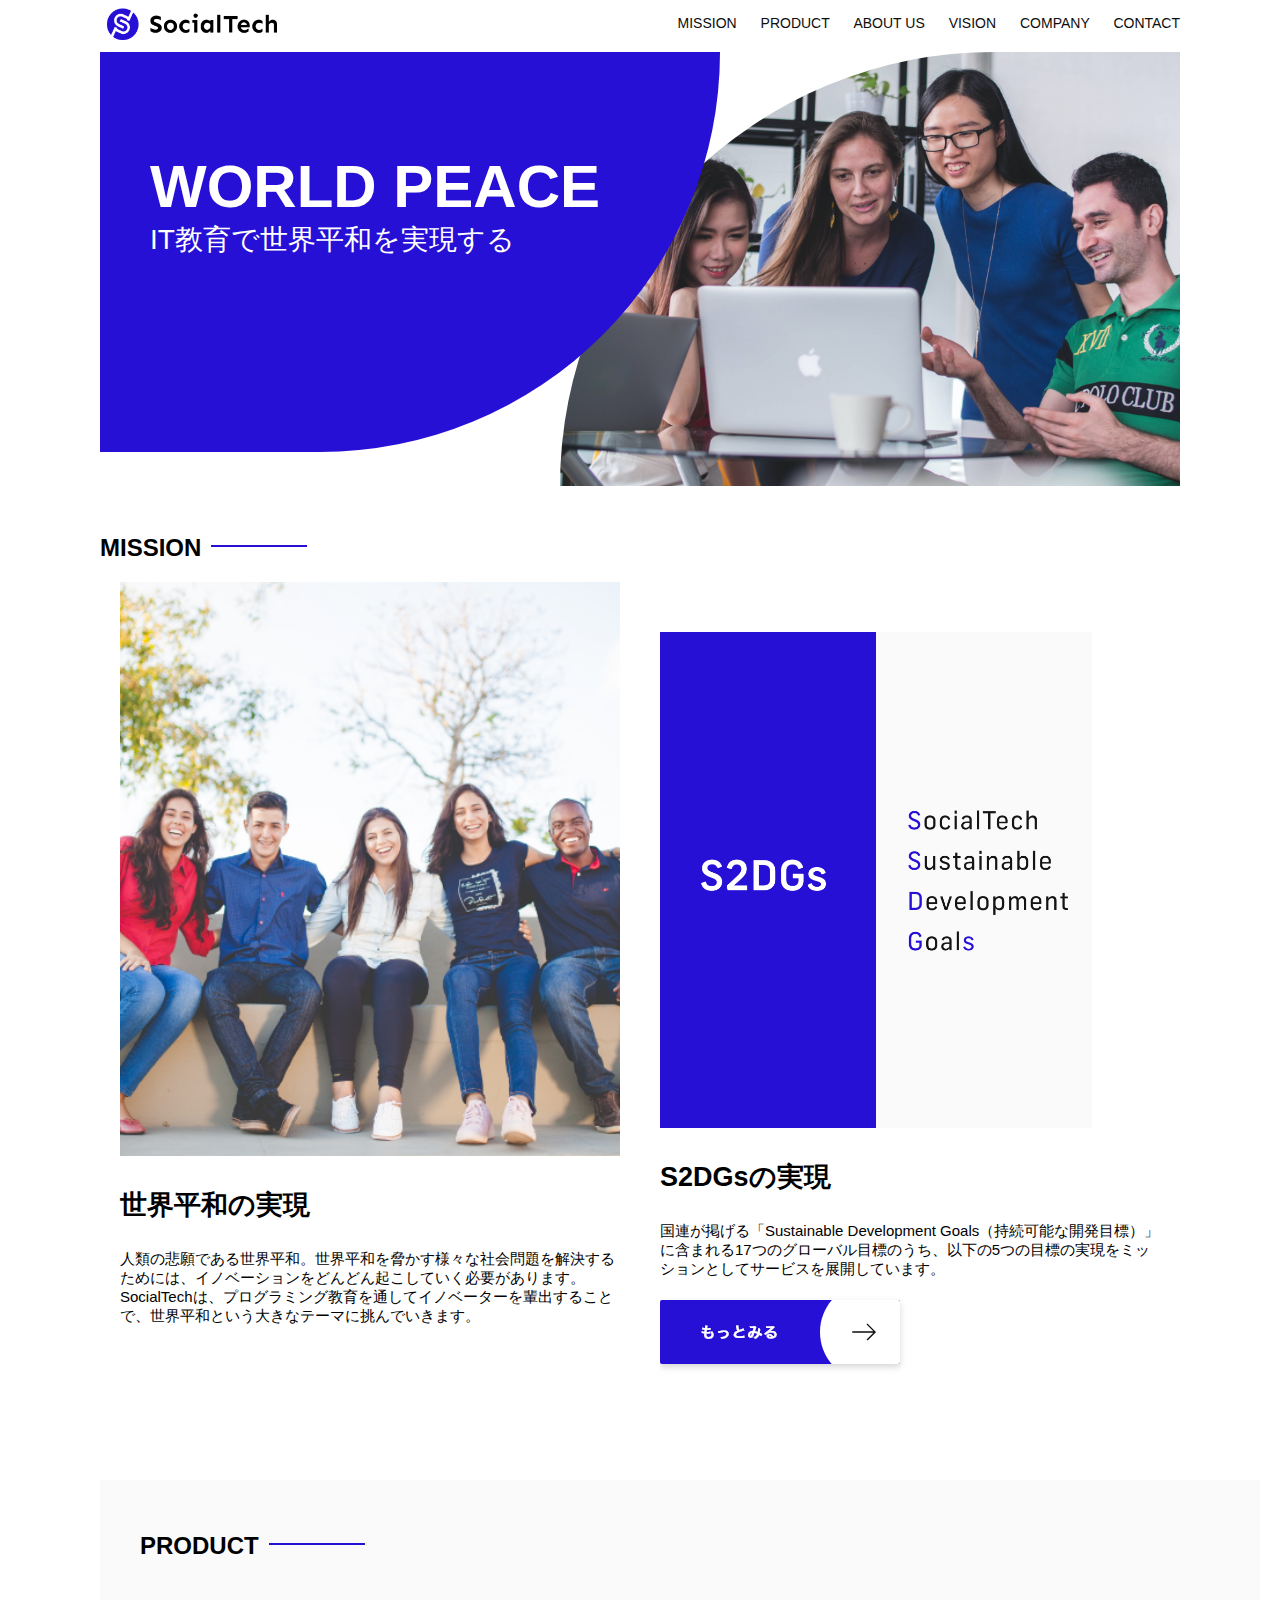
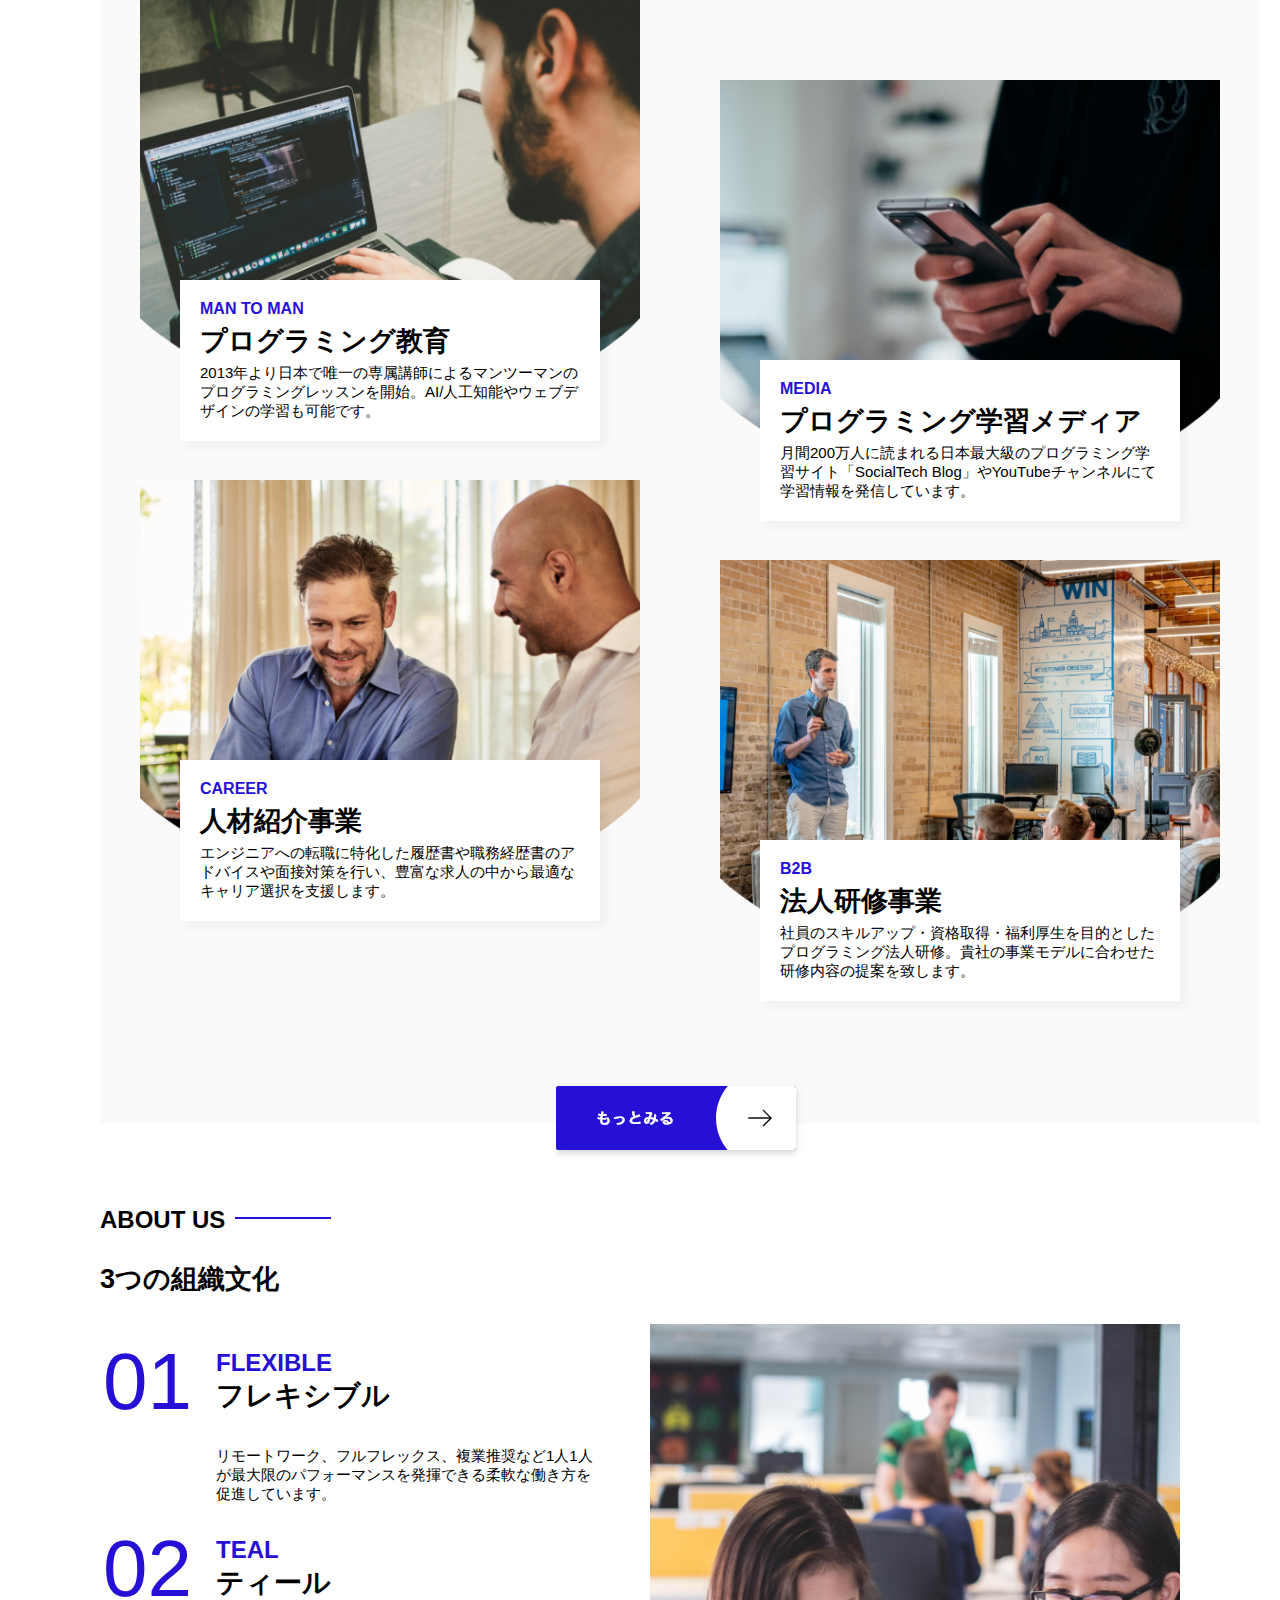
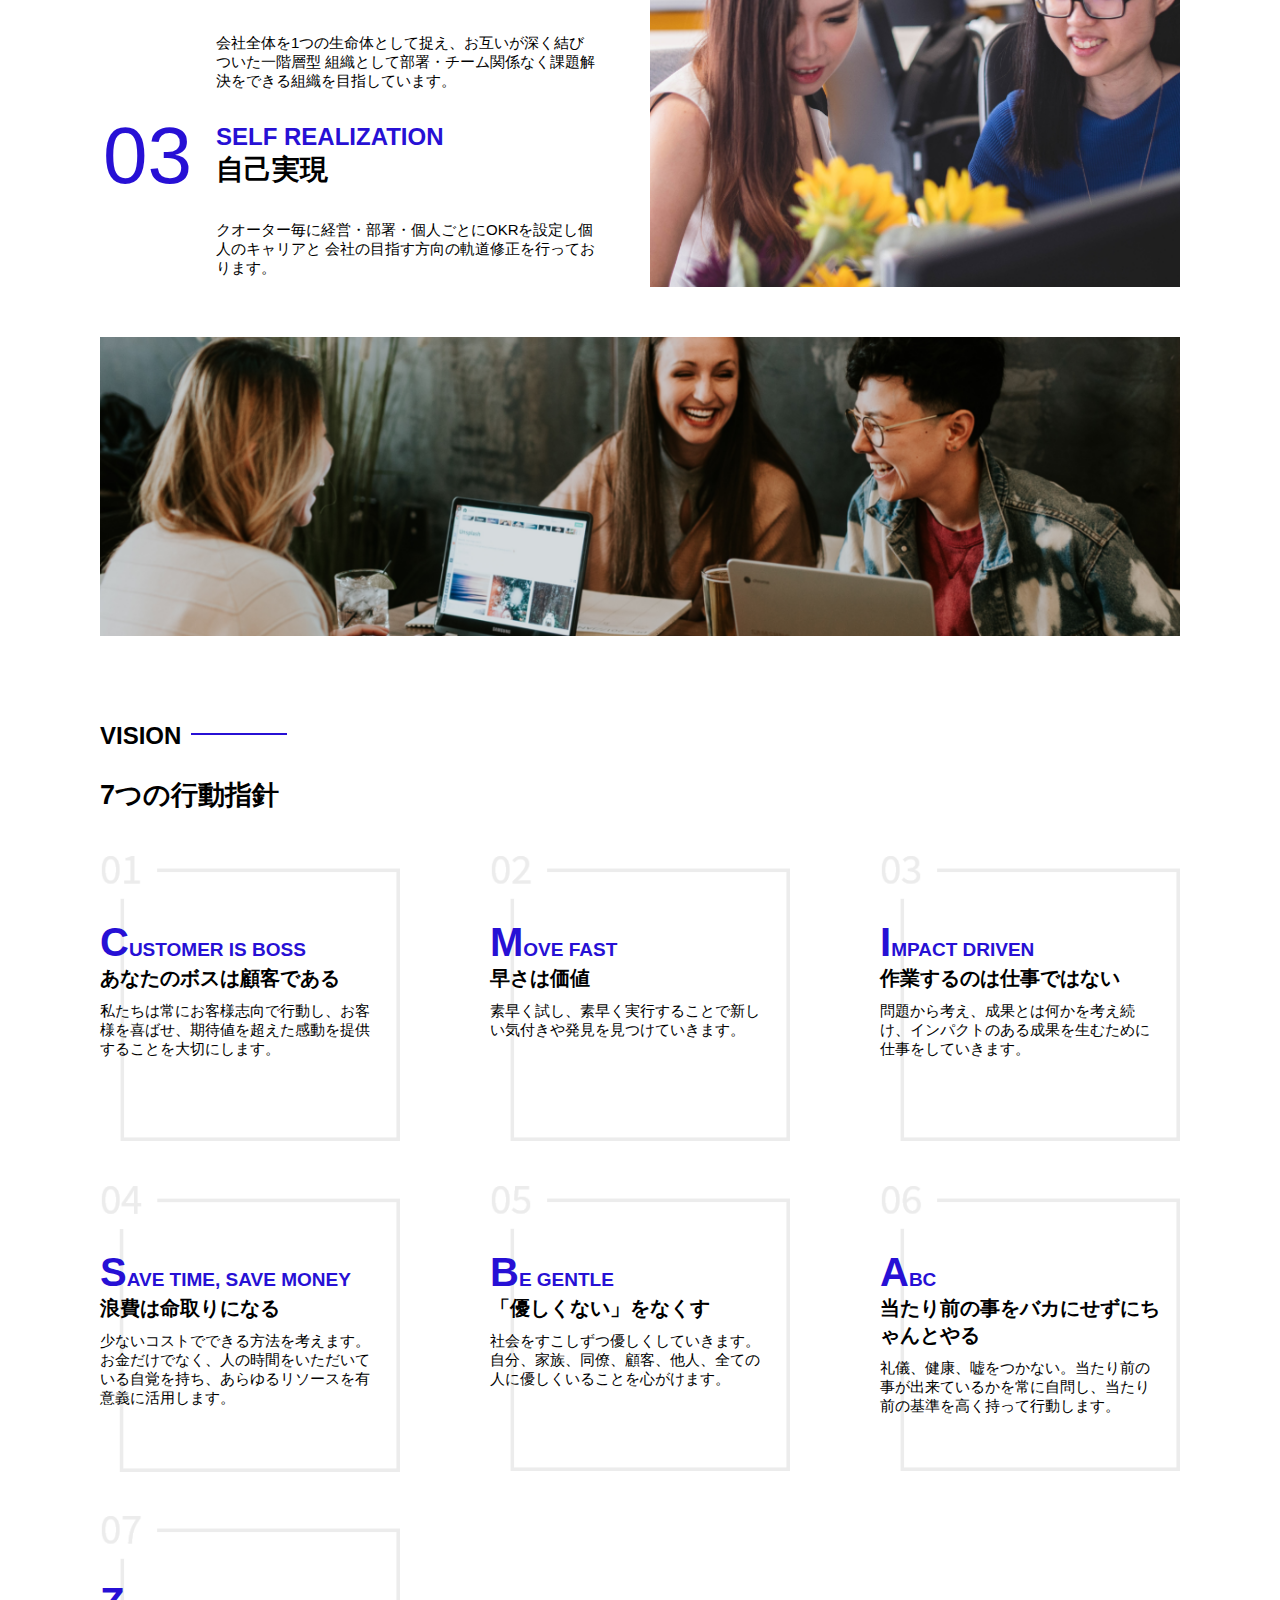
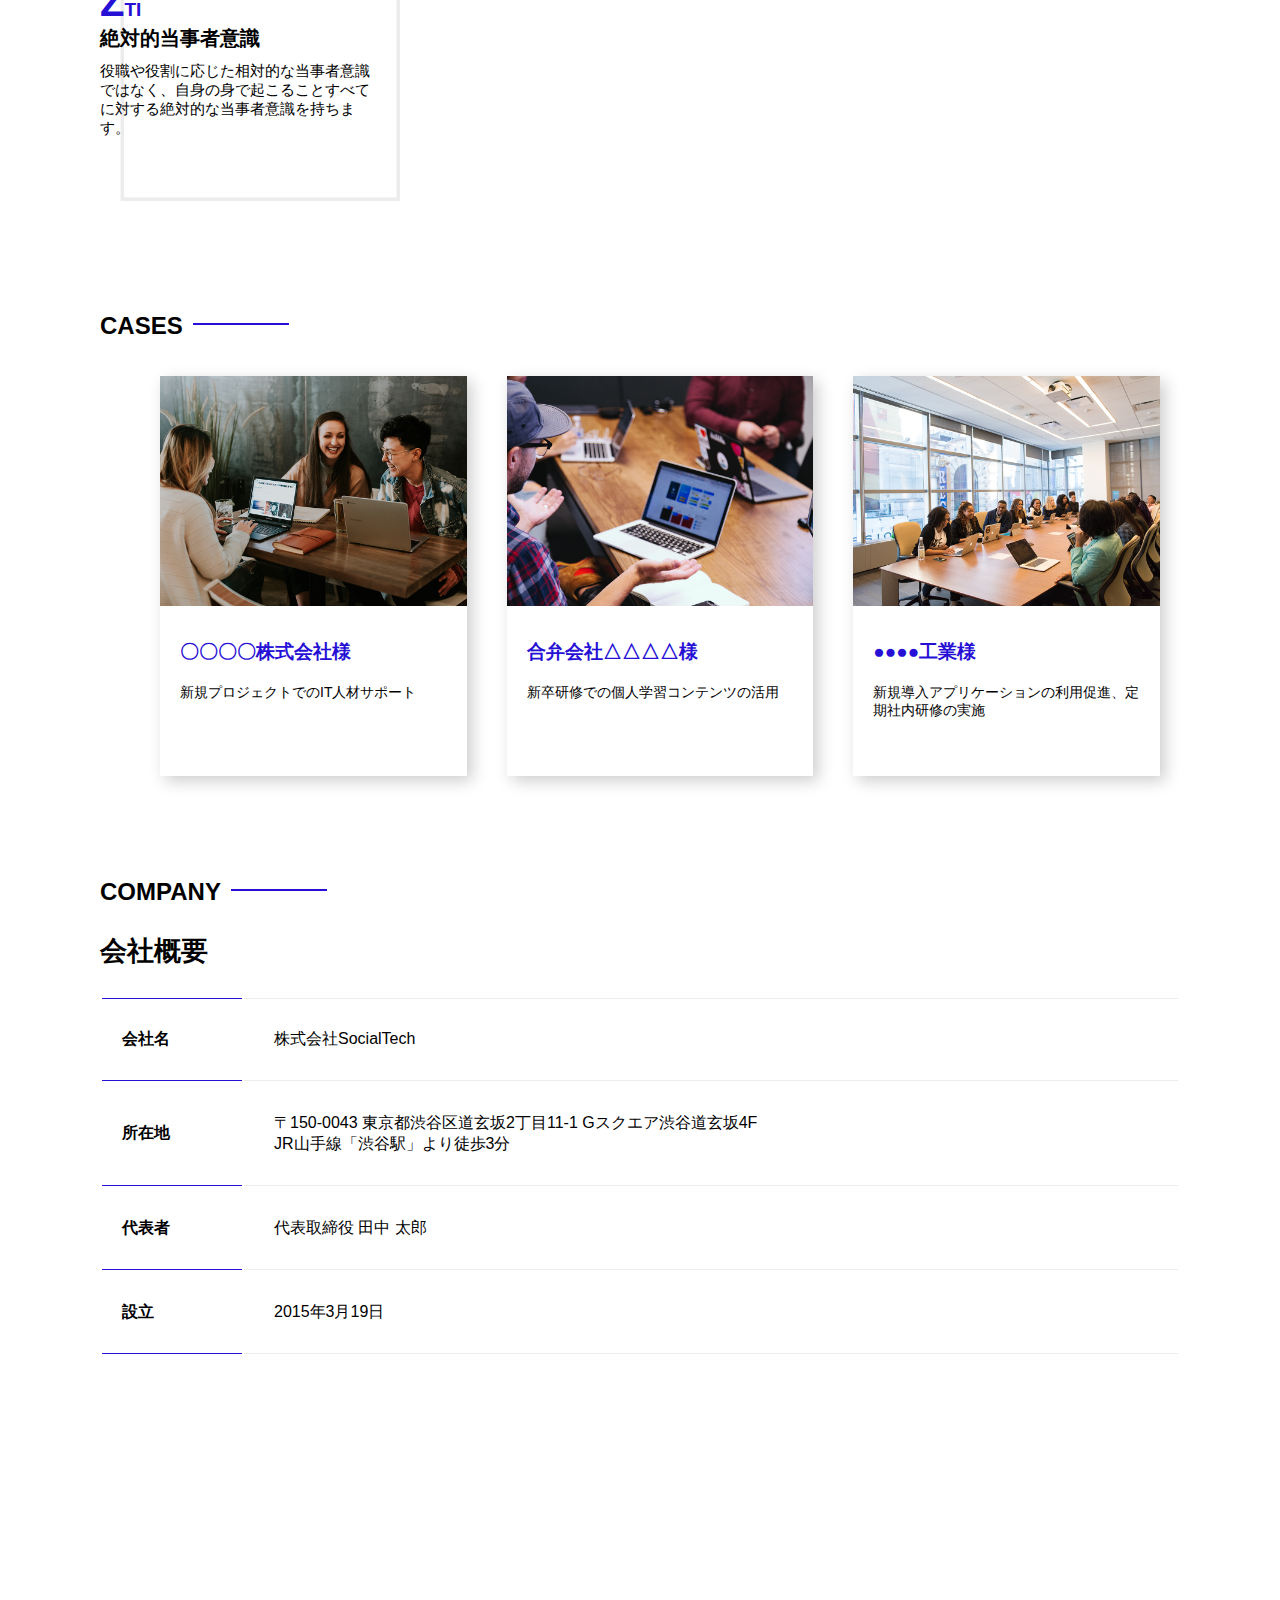
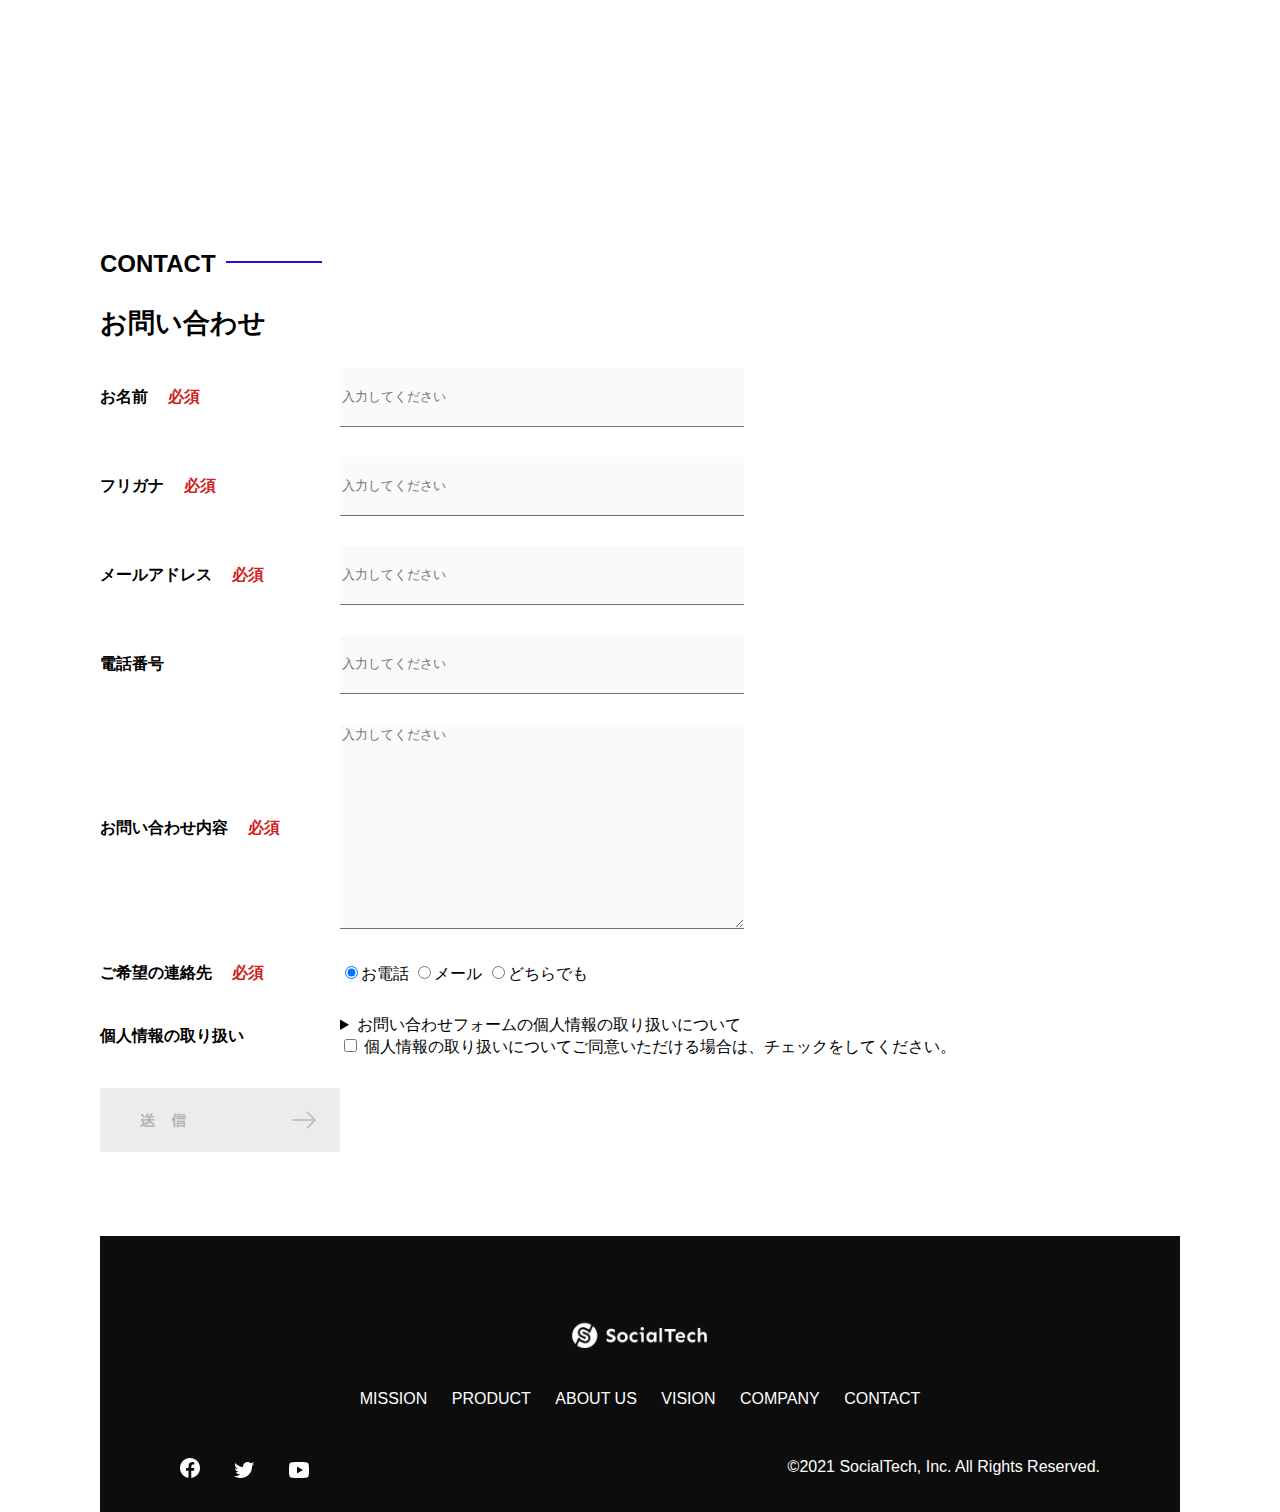
<file: kadai_012/index.html>
<!DOCTYPE html>
<html>
  <head>
    <title>SocialTech</title>
    <meta charset="UTF-8" />
    <meta
      name="description"
      content="SocialTechはEdTech業界のリーディングカンパニーを目指します。"
    />
    <meta name="viewport" content="width=device-width, initial-scale=1.0" />
    <link rel="stylesheet" href="style.css" />
  </head>
  <body>
    <!-- ヘッダー -->
    <header>
      <!-- ロゴ -->
      <a href="index.html" id="logo"
        ><img src="images/logo.png" alt="トップページに戻る"
      /></a>

      <!-- PC用ナビゲーション -->
      <nav id="nav-pc">
        <a href="mission.html">MISSION</a>
        <a href="product.html">PRODUCT</a>
        <a href="index.html#aboutus">ABOUT US</a>
        <a href="index.html#vision">VISION</a>
        <a href="index.html#company">COMPANY</a>
        <a href="index.html#contact">CONTACT</a>
      </nav>
    </header>
    <main>
      <article>
        <!-- メインビジュアル -->
        <section id="main-visual">
          <div id="main-message">
            <h1>WORLD PEACE</h1>
            <p>IT教育で世界平和を実現する</p>
          </div>
          <img
            src="images/index/index-main.png"
            alt="PCの周りに集まる多国籍の仲間たち"
          />
        </section>
        <!--ミッション-->
        <section id="mission">
          <h2 class="index-h2">MISSION</h2>
          <div id="mission-flex">
            <div>
              <img
                id="mission-photo"
                src="images/index/index-mission.png"
                alt="屋外のベンチで写真を撮影する多国籍の仲間たち"
              />
              <h3>世界平和の実現</h3>
              <p>
                人類の悲願である世界平和。世界平和を脅かす様々な社会問題を解決するためには、イノベーションをどんどん起こしていく必要があります。SocialTechは、プログラミング教育を通してイノベーターを輩出することで、世界平和という大きなテーマに挑んでいきます。
              </p>
            </div>
            <div>
              <img id="s2dgs" src="images/index/s2dgs.png" alt="S2DGs" />
              <h3>S2DGsの実現</h3>
              <p>
                国連が掲げる「Sustainable Development
                Goals（持続可能な開発目標）」に含まれる17つのグローバル目標のうち、以下の5つの目標の実現をミッションとしてサービスを展開しています。
              </p>
              <a href="mission.html">
                <img src="images/button-more.png" alt="もっとみる" />
              </a>
            </div>
          </div>
        </section>
        <!-- プロダクト -->
        <section id="product">
          <h2 class="index-h2">PRODUCT</h2>
          <div>
            <div id="product-left">
              <div>
                <img
                  class="product-photo"
                  src="images/index/index-mantoman.png"
                  alt="PCでコードを書く男性"
                />
                <div class="product-explain">
                  <span>MAN TO MAN</span>
                  <h3>プログラミング教育</h3>
                  <p>
                    2013年より日本で唯一の専属講師によるマンツーマンのプログラミングレッスンを開始。AI/人工知能やウェブデザインの学習も可能です。
                  </p>
                </div>
              </div>
              <div>
                <img
                  class="product-photo"
                  src="images/index/index-career.png"
                  alt="笑顔で話し合う2人の男性"
                />
                <div class="product-explain">
                  <span>CAREER</span>
                  <h3>人材紹介事業</h3>
                  <p>
                    エンジニアへの転職に特化した履歴書や職務経歴書のアドバイスや面接対策を行い、豊富な求人の中から最適なキャリア選択を支援します。
                  </p>
                </div>
              </div>
            </div>
            <div id="product-right">
              <div>
                <img
                  class="product-photo"
                  src="images/index/index-media.png"
                  alt="スマートフォンを操作する人"
                />
                <div class="product-explain">
                  <span>MEDIA</span>
                  <h3>プログラミング学習メディア</h3>
                  <p>
                    月間200万人に読まれる日本最大級のプログラミング学習サイト「SocialTech
                    Blog」やYouTubeチャンネルにて学習情報を発信しています。
                  </p>
                </div>
              </div>
              <div>
                <img
                  class="product-photo"
                  src="images/index/index-b2b.png"
                  alt="講演中の男性とそれを聴く人々"
                />
                <div class="product-explain">
                  <span>B2B</span>
                  <h3>法人研修事業</h3>
                  <p>
                    社員のスキルアップ・資格取得・福利厚生を目的としたプログラミング法人研修。貴社の事業モデルに合わせた研修内容の提案を致します。
                  </p>
                </div>
              </div>
            </div>
          </div>
          <div>
            <a id="product-more" href="product.html">
              <img src="images/button-more.png" alt="もっとみる" />
            </a>
          </div>
        </section>
        <!---ABOUT US-->
        <section id="aboutus">
          <h2 class="index-h2">ABOUT US</h2>
          <h3>3つの組織文化</h3>
          <div>
            <table class="culture-table">
              <tr>
                <td>
                  <span class="culture-num">01</span>
                </td>
                <td>
                  <span class="culture-en">FLEXIBLE</span>
                  <span class="culture-jp">フレキシブル</span>
                </td>
              </tr>
              <tr>
                <td>
                  <!--空のセル-->
                </td>
                <td>
                  <p class="culture-description">
                    リモートワーク、フルフレックス、複業推奨など1人1人が最大限のパフォーマンスを発揮できる柔軟な働き方を促進しています。
                  </p>
                </td>
              </tr>
              <tr>
                <td>
                  <span class="culture-num">02</span>
                </td>
                <td>
                  <span class="culture-en">TEAL</span>
                  <span class="culture-jp">ティール</span>
                </td>
              </tr>
              <tr>
                <td>
                  <!--空のセル-->
                </td>
                <td>
                  <p class="culture-description">
                    会社全体を1つの生命体として捉え、お互いが深く結びついた一階層型
                    組織として部署・チーム関係なく課題解決をできる組織を目指しています。
                  </p>
                </td>
              </tr>
              <tr>
                <td>
                  <span class="culture-num">03</span>
                </td>
                <td>
                  <span class="culture-en">SELF REALIZATION</span>
                  <span class="culture-jp">自己実現</span>
                </td>
              </tr>
              <tr>
                <td>
                  <!--空のセル-->
                </td>
                <td>
                  <p class="culture-description">
                    クオーター毎に経営・部署・個人ごとにOKRを設定し個人のキャリアと
                    会社の目指す方向の軌道修正を行っております。
                  </p>
                </td>
              </tr>
            </table>
            <img
              class="culture-img"
              src="images/index/index-aboutus1.png"
              alt="笑顔で話し合う2人の女性"
            />
          </div>
          <img
            class="culture-img2"
            src="images/index/index-aboutus2.png"
            alt="笑顔で話し合う3人の男女"
          />
        </section>
        <!-- VISION -->
        <section id="vision">
          <h2 class="index-h2">VISION</h2>
          <h3>7つの行動指針</h3>
          <div>
            <div class="vision-box">
              <img src="images/index/vision-01.png" alt="01" />
              <span>
                <h4>CUSTOMER IS BOSS</h4>
                <h5>あなたのボスは顧客である</h5>
                <p>
                  私たちは常にお客様志向で行動し、お客様を喜ばせ、期待値を超えた感動を提供することを大切にします。
                </p>
              </span>
            </div>
            <div class="vision-box">
              <img src="images/index/vision-02.png" alt="02" />
              <span>
                <h4>MOVE FAST</h4>
                <h5>早さは価値</h5>
                <p>
                  素早く試し、素早く実行することで新しい気付きや発見を見つけていきます。
                </p>
              </span>
            </div>
            <div class="vision-box">
              <img src="images/index/vision-03.png" alt="03" />
              <span>
                <h4>IMPACT DRIVEN</h4>
                <h5>作業するのは仕事ではない</h5>
                <p>
                  問題から考え、成果とは何かを考え続け、インパクトのある成果を生むために仕事をしていきます。
                </p>
              </span>
            </div>
            <div class="vision-box">
              <img src="images/index/vision-04.png" alt="04" />
              <span>
                <h4>SAVE TIME, SAVE MONEY</h4>
                <h5>浪費は命取りになる</h5>
                <p>
                  少ないコストでできる方法を考えます。お金だけでなく、人の時間をいただいている自覚を持ち、あらゆるリソースを有意義に活用します。
                </p>
              </span>
            </div>
            <div class="vision-box">
              <img src="images/index/vision-05.png" alt="05" />
              <span>
                <h4>BE GENTLE</h4>
                <h5>「優しくない」をなくす</h5>
                <p>
                  社会をすこしずつ優しくしていきます。自分、家族、同僚、顧客、他人、全ての人に優しくいることを心がけます。
                </p>
              </span>
            </div>
            <div class="vision-box">
              <img src="images/index/vision-06.png" alt="06" />
              <span>
                <h4>ABC</h4>
                <h5>当たり前の事をバカにせずにちゃんとやる</h5>
                <p>
                  礼儀、健康、嘘をつかない。当たり前の事が出来ているかを常に自問し、当たり前の基準を高く持って行動します。
                </p>
              </span>
            </div>
            <div class="vision-box">
              <img src="images/index/vision-07.png" alt="07" />
              <span>
                <h4>ZTI</h4>
                <h5>絶対的当事者意識</h5>
                <p>
                  役職や役割に応じた相対的な当事者意識ではなく、自身の身で起こることすべてに対する絶対的な当事者意識を持ちます。
                </p>
              </span>
            </div>
          </div>
        </section>
        <!-- CASES -->
        <section id="cases">
          <h2 class="index-h2">CASES</h2>
          <ul>
            <li class="case-card">
              <img class="case-img" src="images/index/case-1.png" alt="仲良く語り合う3人">
              <div class="case-info">
                <h3 class="case-name">〇〇〇〇株式会社様</h3>
                <p class="case-content">新規プロジェクトでのIT人材サポート</p>
              </div>
            </li>
            <li class="case-card">
              <img class="case-img" src="images/index/case-2.png" alt="PCでコンテンツを見る">
              <div class="case-info">
                <h3 class="case-name">合弁会社△△△△様</h3>
                <p class="case-content">新卒研修での個人学習コンテンツの活用</p>
              </div>
            </li>
            <li class="case-card">
              <img class="case-img" src="images/index/case-3.png" alt="社内研修中の会議室">
              <div class="case-info">
                <h3 class="case-name">●●●●工業様</h3>
                <p class="case-content">新規導入アプリケーションの利用促進、定期社内研修の実施</p>
              </div>
            </li>
          </ul>
        </section>
        <!-- COMPANY -->
        <section id="company">
          <h2 class="index-h2">COMPANY</h2>
          <h3>会社概要</h3>
          <table id="company-table">
            <tr>
              <th class="tableheader-first">会社名</th>
              <td class="cell-first">株式会社SocialTech</td>
            </tr>
            <tr>
              <th class="tableheader">所在地</th>
              <td class="cell">
                〒150-0043 東京都渋谷区道玄坂2丁目11-1 Gスクエア渋谷道玄坂4F<br />JR山手線「渋谷駅」より徒歩3分
              </td>
            </tr>
            <tr>
              <th class="tableheader">代表者</th>
              <td class="cell">代表取締役 田中 太郎</td>
            </tr>
            <tr>
              <th class="tableheader">設立</th>
              <td class="cell">2015年3月19日</td>
            </tr>
          </table>
          <iframe
            src="https://www.google.com/maps/embed?pb=!1m18!1m12!1m3!1d3241.7759544892483!2d139.69399665123464!3d35.65789123876098!2m3!1f0!2f0!3f0!3m2!1i1024!2i768!4f13.1!3m3!1m2!1s0x60188caa0042e8d1%3A0xba130bea826a7aa2!2z44CSMTUwLTAwNDMg5p2x5Lqs6YO95riL6LC35Yy66YGT546E5Z2C77yS5LiB55uu77yR77yR4oiS77yR!5e0!3m2!1sja!2sjp!4v1636872991912!5m2!1sja!2sjp"
            style="border: 0"
            allowfullscreen=""
            loading="lazy"
          >
          </iframe>
        </section>
        <!-- お問い合わせフォーム -->
        <section id="contact">
          <h2 class="index-h2">CONTACT</h2>
          <h3>お問い合わせ</h3>
          <form>
            <div>
              <div class="contact-heading">
                <label class="contact-label"
                  >お名前<span class="contact-span">必須</span></label
                >
              </div>
              <div class="contact-form">
                <input
                  type="text"
                  name="name"
                  placeholder="入力してください"
                  class="contact-textbox"
                />
              </div>
            </div>
            <div>
              <div class="contact-heading">
                <label class="contact-label"
                  >フリガナ<span class="contact-span">必須</span></label
                >
              </div>
              <div>
                <input
                  type="text"
                  name="hurigana"
                  placeholder="入力してください"
                  class="contact-textbox"
                />
              </div>
            </div>
            <div>
              <div class="contact-heading">
                <label class="contact-label"
                  >メールアドレス<span class="contact-span">必須</span></label
                >
              </div>
              <div>
                <input
                  type="text"
                  name="email"
                  placeholder="入力してください"
                  class="contact-textbox"
                />
              </div>
            </div>
            <div>
              <div class="contact-heading">
                <label class="contact-label">電話番号</label>
              </div>
              <div>
                <input
                  type="text"
                  name="tel"
                  placeholder="入力してください"
                  class="contact-textbox"
                />
              </div>
            </div>
            <div>
              <div class="contact-heading">
                <label class="contact-label"
                  >お問い合わせ内容<span class="contact-span">必須</span></label
                >
              </div>
              <div>
                <textarea
                  class="contact-textarea"
                  placeholder="入力してください"
                  name="message"
                ></textarea>
              </div>
            </div>
            <div>
              <div class="contact-heading">
                <label class="contact-label"
                  >ご希望の連絡先<span class="contact-span">必須</span></label
                >
              </div>
              <div>
                <input
                  class="radiobutton"
                  type="radio"
                  value="tel"
                  name="contact"
                  checked
                /><label>お電話</label>
                <input
                  class="radiobutton"
                  type="radio"
                  value="mail"
                  name="contact"
                /><label>メール</label>
                <input
                  class="radiobutton"
                  type="radio"
                  value="both"
                  name="contact"
                /><label>どちらでも</label>
              </div>
            </div>
            <div>
              <div class="contact-heading">
                <label class="contact-label">個人情報の取り扱い</label>
              </div>
              <div>
                <details>
                  <summary>
                    お問い合わせフォームの個人情報の取り扱いについて
                  </summary>
                  <div>
                    <span>１．組織の名称又は氏名</span><br />
                    株式会社SocialTech<br /><br />
                    <span
                      >２．個人情報保護管理者（若しくはその代理人）の氏名又は職名、所属及び連絡先
                      鈴木 一郎 コーポレート部</span
                    ><br />
                    メールアドレス：support@socialtech.net<br />
                    TEL：03-xxxx-xxxx<br />
                    <span>３．個人情報の利用目的</span><br />
                    ・本サービス及び本サービスに関連する情報の提供又はそれらに関する連絡のため<br />
                    ・ユーザーの本人確認のため<br />
                    ・当社サービスのご案内のため<br />
                    ・当社の商品等の広告または宣伝（電子メールによるものを含むものとします。）<br /><br />
                    <span>４．個人情報の取り扱い業務の委託</span><br />
                    個人情報の取扱業務の全部または一部を外部に業務委託する場合があります。<br />
                    その際、弊社は、個人情報を適切に保護できる管理体制を敷き実行していることを条件として<br />
                    委託先を厳選したうえで、機密保持契約を委託先と締結し、お客様の個人情報を厳密に管理させます。<br /><br />
                    <span>５．個人情報の開示等の請求</span><br />
                    お客様は、弊社に対してご自身の個人情報の開示等（利用目的の通知、開示、内容の訂正・追加・削除、利用の停止または消去、第三者への提供の停止）に関して、当社問合わせ窓口に申し出ることができます。<br />
                    その際、弊社はお客様ご本人を確認させていただいたうえで、合理的な期間内に対応いたします。<br /><br />
                    なお、個人情報に関する弊社問合わせ先は、次の通りです。<br /><br />
                    株式会社SocialTech　個人情報問合せ窓口<br />
                    〒150-0043　東京都渋谷区道玄坂2丁目11-1 Ｇスクエア渋谷道玄坂
                    4F<br />
                    メールアドレス：support@socialtech.net　TEL：03-xxxx-xxxx<br /><br />
                    <span>６．個人情報を提供されることの任意性について</span
                    ><br /><br />
                    お客様がご自身の個人情報を弊社に提供されるか否かは、お客様のご判断によりますが、もしご提供されない場合には、適切なサービスが提供できない場合がありますので予めご了承ください。
                  </div>
                </details>
                <input type="checkbox" name="agree" />
                <span
                  >個人情報の取り扱いについてご同意いただける場合は、チェックをしてください。</span
                >
              </div>
            </div>
            <input
              type="image"
              value="Submit"
              src="images/button-submit.png"
              alt="送信する"
            />
          </form>
        </section>
      </article>
      <footer>
        <div id="footer-logo">
          <img src="images/logo-sp.png" alt="SocialTech" />
        </div>
        <div id="footer-link">
          <a href="mission.html">MISSION</a>
          <a href="product.html">PRODUCT</a>
          <a href="index.html#aboutus">ABOUT US</a>
          <a href="index.html#vision">VISION</a>
          <a href="index.html#company">COMPANY</a>
          <a href="index.html#contact">CONTACT</a>
        </div>
        <div id="sns-footer">
          <a href="https://www.facebook.com/sejuku2013"
            ><img src="images/button-facebook.png" alt="Facebookのリンク"
          /></a>
          <a href="https://twitter.com/samuraijuku"
            ><img src="images/button-twitter.png" alt="Twitterのリンク"
          /></a>
          <a href="https://www.youtube.com/channel/UCCFOQO5aDK0xXam4cUQXT8g"
            ><img src="images/button-youtube.png" alt="YouTubeのリンク"
          /></a>
          <span id="copyright"
            >&copy;2021 SocialTech, Inc. All Rights Reserved.
          </span>
        </div>
      </footer>
    </main>
  </body>
</html>
</file>
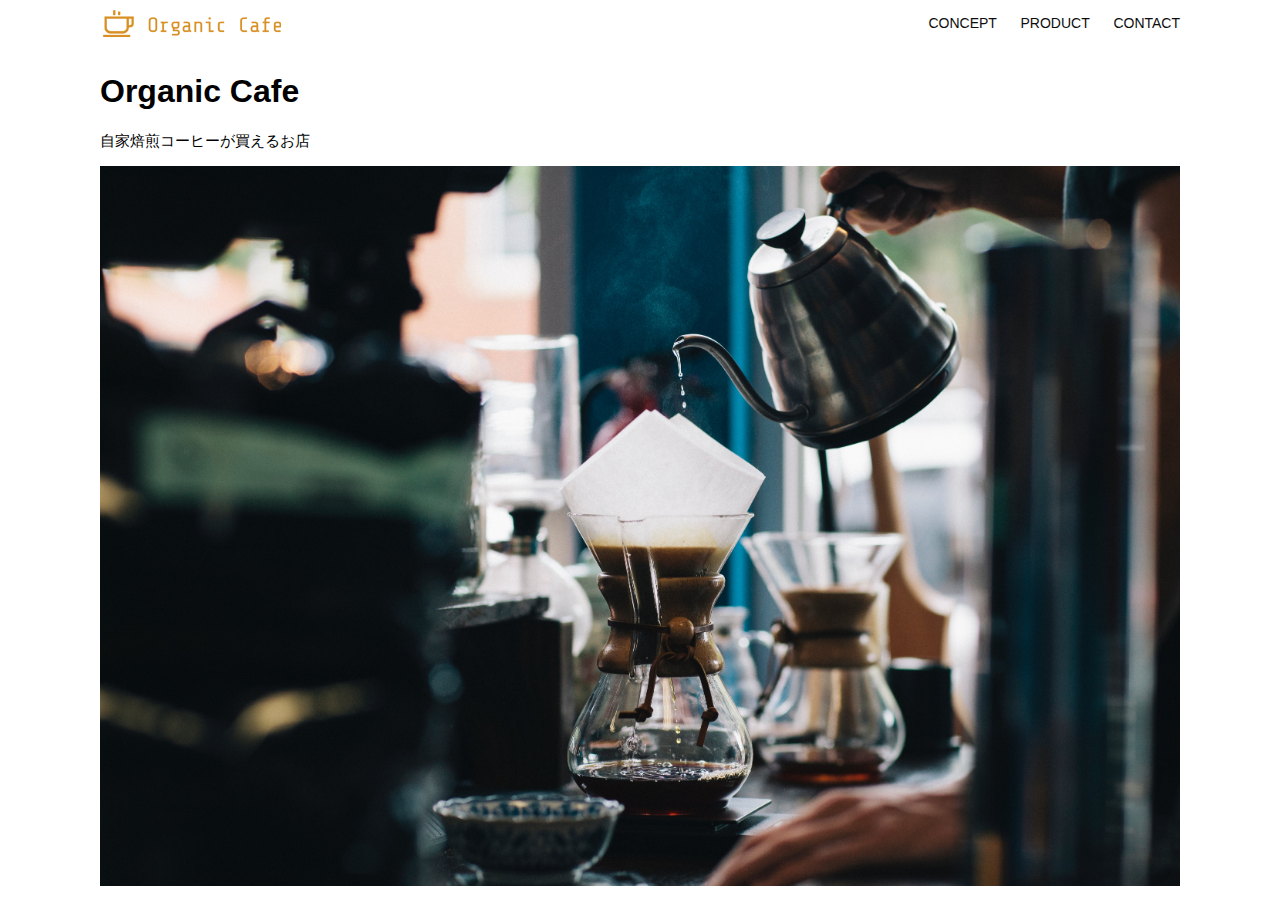
<file: kadai_013/index.html>
<!DOCTYPE html>
<html>
  <head>
    <title>Organic Cafe</title>
    <meta charset="UTF-8" />
    <meta
      name="description"
      content="自家焙煎のコーヒーがお家で楽しめるOrganic Cafe"
    />
    <meta name="viewport" content="width=device-width, initial-scale=1.0" />
    <link rel="stylesheet" href="style.css" />
  </head>
  <body>
    <!-- ヘッダー -->
    <header>
      <!-- ロゴ -->
      <a href="index.html" id="logo"
        ><img src="images/logo.png" alt="トップページに戻る"
      /></a>

      <!-- PC用ナビゲーション -->
      <nav id="nav-pc">
        <a href="index.html#concept">CONCEPT</a>
        <a href="index.html#product">PRODUCT</a>
        <a href="index.html#contact">CONTACT</a>
      </nav>
      <!-- スマホ用メニューボタン -->
      <img id="menu-sp" src="images/button-menu.png" alt="ナビゲーションを開く" onclick="document.getElementById('nav-sp').style.display = 'block'">
      <!-- スマホ用ナビゲーション -->
      <nav id="nav-sp">
        <img id="close" src="images/button-close.png" alt="ナビゲーションを閉じる" onclick="document.getElementById('nav-sp').style.display = 'none'">
          <a id="logo-sp" href="index.html" onclick="document.getElementById('nav-sp').style.display = 'none'"><img src="images/logo-sp.png" alt="トップページに戻る"></a>
          <a class="menu" href="index.html#concept" onclick="document.getElementById('nav-sp').style.display = 'none'">CONCEPT</a>
          <a class="menu" href="index.html#product" onclick="document.getElementById('nav-sp').style.display = 'none'">PRODUCT</a>
          <a class="menu" href="index.html#contact" onclick="document.getElementById('nav-sp').style.display = 'none'">CONTACT</a>
    </header>
    <main>
      <article>
        <!-- メインビジュアル -->
        <section id="main-visual">
          <div id="main-message">
            <h1>Organic Cafe</h1>
            <p>自家焙煎コーヒーが買えるお店</p>
          </div>
          <img
            src="images/main-image.jpg"
            alt="コーヒーをハンドドリップで淹れる画像"
          />
        </section>
      </article>
    </main>
  </body>
</html>
</file>
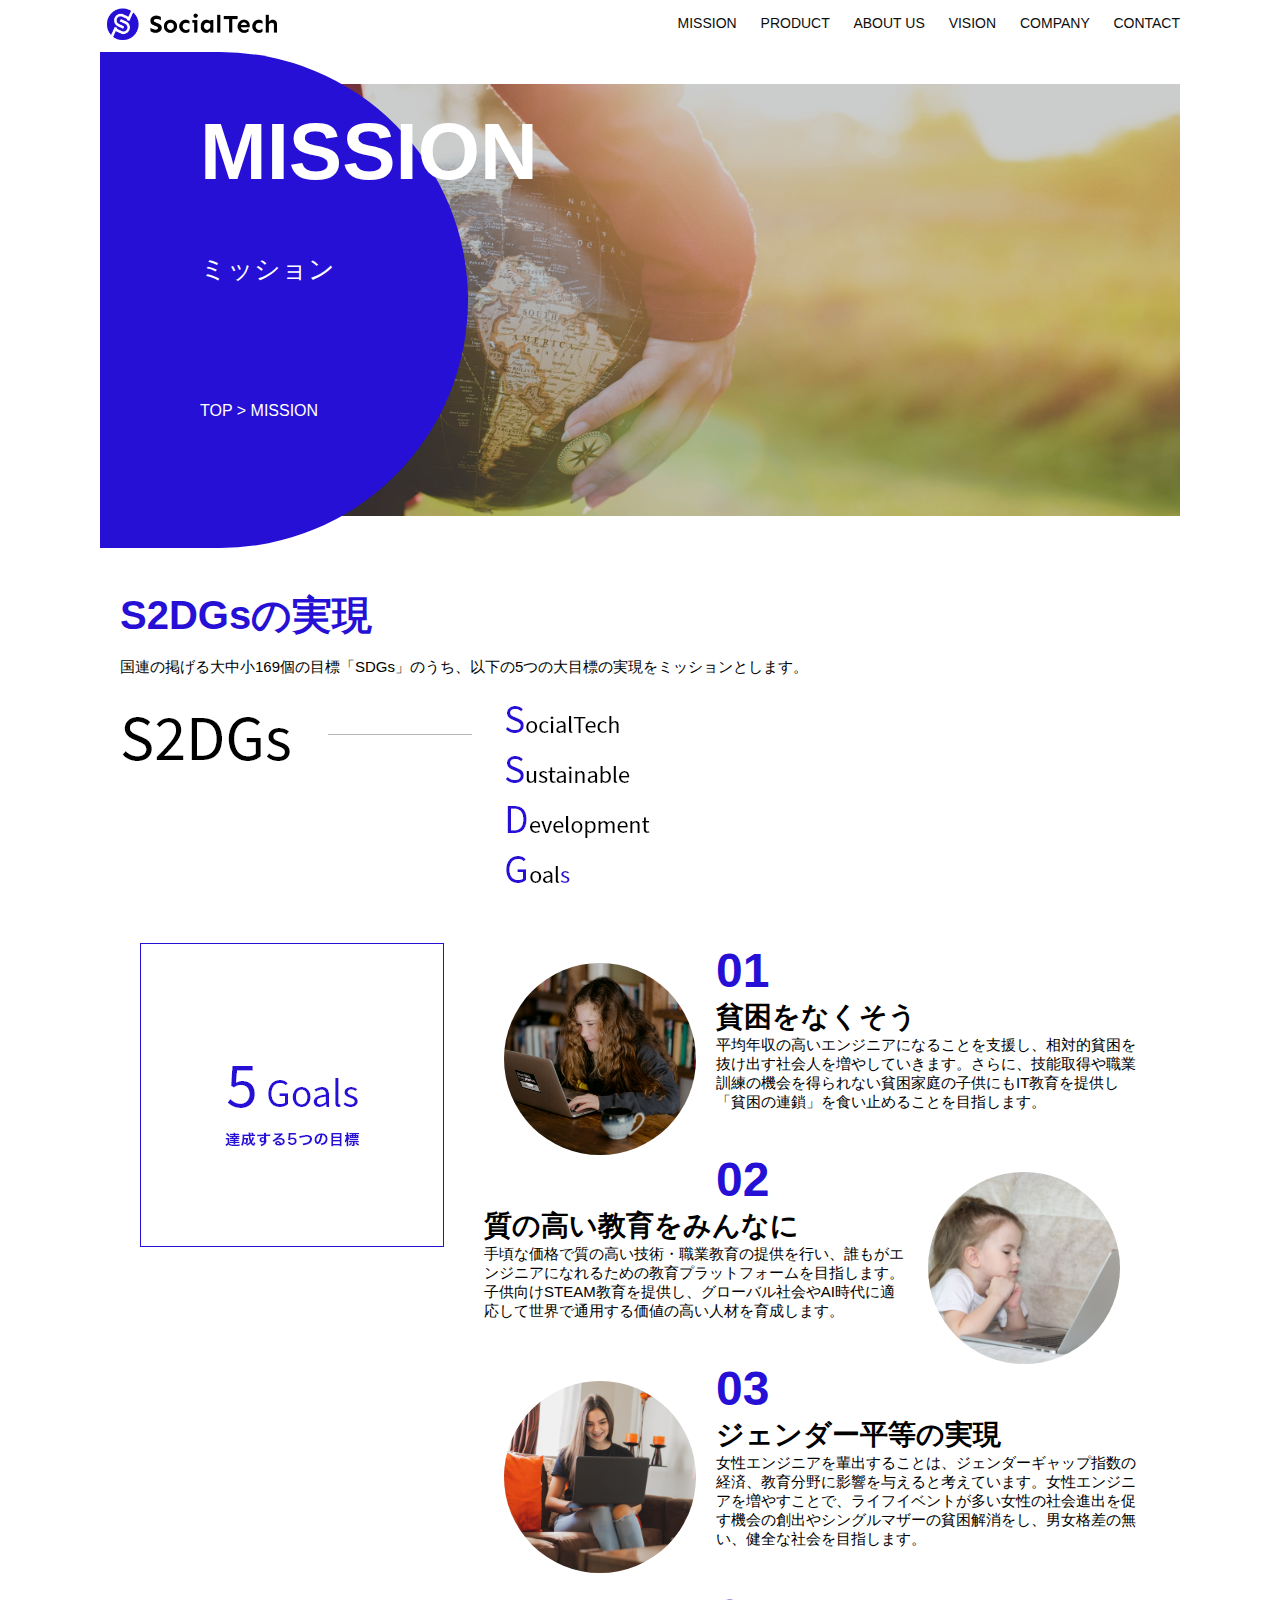
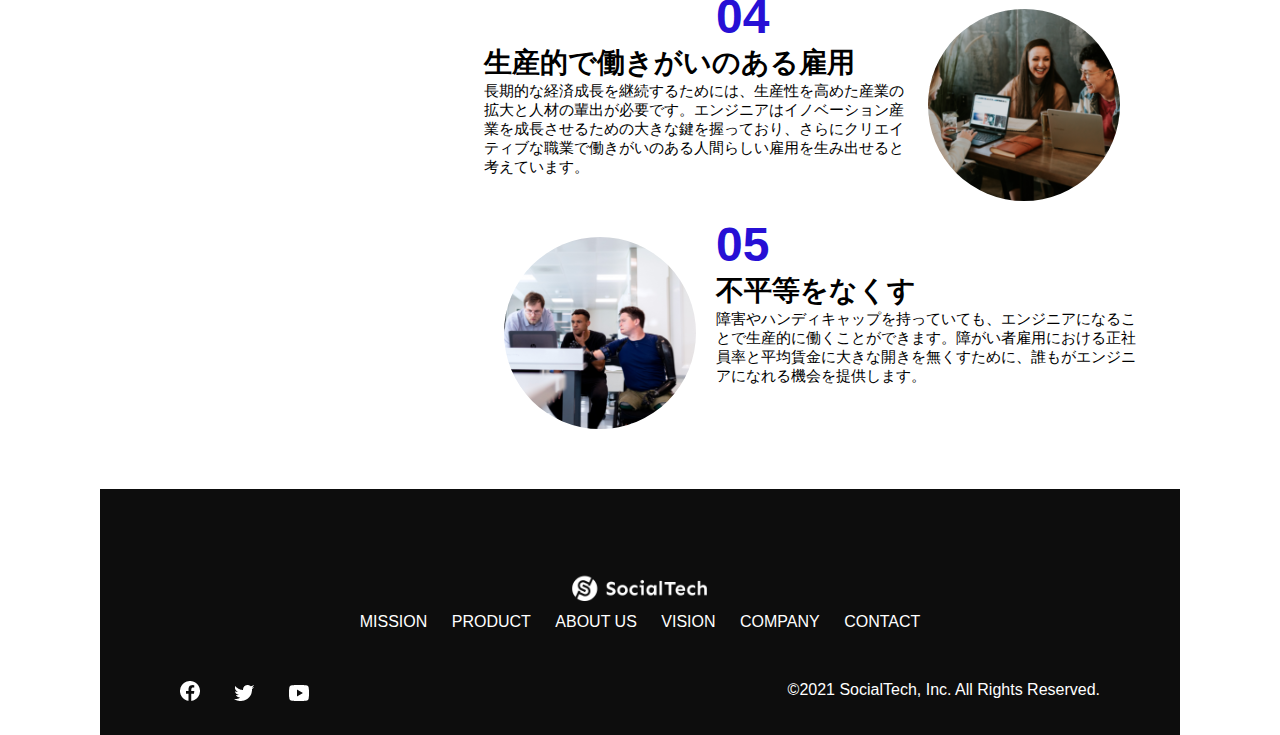
<file: kadai_tutorial_output/mission.html>
<!DOCTYPE html>
<html>
  <head>
    <title>SocialTech - MISSION　ミッション</title>
    <meta name="description" content="SocialTechが目指す5つの目標（S2DGs）を紹介します">
    <meta charset="utf-8">
    <meta name="viewport" content="width=device-width, initial-scale=1.0">
    <link rel="stylesheet" href="style.css">
  </head>
  <body>
    <!-- ヘッダー -->
    <header>
      <!-- ロゴ -->
      <a href="index.html" id="logo"><img src="images/logo.png" alt="トップページに戻る"></a>

        <!-- PC用ナビゲーション -->
        <nav id="nav-pc">
          <a href="mission.html">MISSION</a>
          <a href="product.html">PRODUCT</a>
          <a href="index.html#aboutus">ABOUT US</a>
          <a href="index.html#vision">VISION</a>
          <a href="index.html#company">COMPANY</a>
          <a href="index.html#contact">CONTACT</a>
        </nav>
          <!-- スマホ用メニューボタン -->
          <img id="menu-sp" src="images/button-menu.png" alt="ナビゲーションを開く" onclick="document.getElementById('nav-sp').style.display = 'block'">
          <!-- スマホ用ナビゲーション -->
          <nav id="nav-sp">
            <img id="close" src="images/button-close.png" alt="ナビゲーションを閉じる" onclick="document.getElementById('nav-sp').style.display = 'none'">
            <a id="logo-sp" href="index.html" onclick="document.getElementById('nav-sp').style.display = 'none'"><img src="images/logo-sp.png" alt="トップページに戻る"></a>
            <a class="menu" href="mission.html" onclick="document.getElementById('nav-sp').style.display = 'none'">MISSION</a>
            <a class="menu" href="product.html" onclick="document.getElementById('nav-sp').style.display = 'none'">PRODUCT</a>
            <a class="menu" href="index.html#aboutus" onclick="document.getElementById('nav-sp').style.display = 'none'">ABOUT US</a>
            <a class="menu" href="index.html#vision" onclick="document.getElementById('nav-sp').style.display = 'none'">VISION</a>
            <a class="menu" href="index.html#company" onclick="document.getElementById('nav-sp').style.display = 'none'">COMPANY</a>
            <a class="menu" href="index.html#contact" onclick="document.getElementById('nav-sp').style.display = 'none'">CONTACT</a>
            <div id="sns">
              <a href="https://www.facebook.com/sejuku2013"><img src="images/button-facebook.png" alt="Facebookのリンク"></a>
              <a href="https://twitter.com/samuraijuku"><img src="images/button-twitter.png" alt="Twitterのリンク"></a>
              <a href="https://www.youtube.com/channel/UCCFOQO5aDK0xXam4cUQXT8g"><img src="images/button-youtube.png" alt="YouTubeのリンク"></a>
            </div>
          </nav>
        </header>
        <main>
          <article>
            <!-- メインビジュアル -->
            <section id="mission-main">
              <div id="mission-title">
                <h1>MISSION</h1>
                <span>ミッション</span>
                <div>TOP > MISSION</div>   <!-- パンくずリスト -->
              </div>
            </section>
            <!-- S2DGsの実現 -->
            <section id="mission-s2dgs">
              <h2 class="mission-h2">S2DGsの実現</h2>
              <p>国連の掲げる大中小169個の目標「SDGs」のうち、以下の5つの大目標の実現をミッションとします。</p>
              <img src="images/mission/mission-s2dgs.png" alt="S2DGs">
            </section>
            <!-- 5Goals -->
            <section id="mission-5goals">
              <div>
                <img id="s2dgs-image" src="images/mission/mission-5goals.png" alt="5Goals">
              </div>
              <div>
                <div>
                  <img class="fivegoals-image-left" src="images/mission/mission-5goals01.png" alt="PCを操作する女の子">
                  <span class="fivegoals-number">01</span>
                  <h3 class="fivegoals-h3">貧困をなくそう</h3>
                  <p class="fivegoals-p">平均年収の高いエンジニアになることを支援し、相対的貧困を抜け出す社会人を増やしていきます。さらに、技能取得や職業訓練の機会を得られない貧困家庭の子供にもIT教育を提供し「貧困の連鎖」を食い止めることを目指します。</p>
                </div>
                
                <div>
                  <img class="fivegoals-image-right" src="images/mission/mission-5goals02.png" alt="PCを見つめる小さい女の子">
                  <span class="fivegoals-number">02</span>
                  <h3 class="fivegoals-h3">質の高い教育をみんなに</h3>
                  <p class="fivegoals-p">手頃な価格で質の高い技術・職業教育の提供を行い、誰もがエンジニアになれるための教育プラットフォームを目指します。子供向けSTEAM教育を提供し、グローバル社会やAI時代に適応して世界で通用する価値の高い人材を育成します。</p>
                </div>

                <div>
                  <img class="fivegoals-image-left" src="images/mission/mission-5goals03.png" alt="PCを操作する女性">
                  <span class="fivegoals-number">03</span>
                  <h3 class="fivegoals-h3">ジェンダー平等の実現</h3>
                  <p class="fivegoals-p">女性エンジニアを輩出することは、ジェンダーギャップ指数の経済、教育分野に影響を与えると考えています。女性エンジニアを増やすことで、ライフイベントが多い女性の社会進出を促す機会の創出やシングルマザーの貧困解消をし、男女格差の無い、健全な社会を目指します。</p>
                </div>

                <div>
                  <img class="fivegoals-image-right" src="images/mission/mission-5goals04.png" alt="笑顔で話し合う3人の男女">
                  <span class="fivegoals-number">04</span>
                  <h3 class="fivegoals-h3">生産的で働きがいのある雇用</h3>
                  <p class="fivegoals-p">長期的な経済成長を継続するためには、生産性を高めた産業の拡大と人材の輩出が必要です。エンジニアはイノベーション産業を成長させるための大きな鍵を握っており、さらにクリエイティブな職業で働きがいのある人間らしい雇用を生み出せると考えています。</p>
                </div>

                <div>
                  <img class="fivegoals-image-left" src="images/mission/mission-5goals05.png" alt="障害を持つ男性が生き生きと働く様子">
                  <span class="fivegoals-number">05</span>
                  <h3 class="fivegoals-h3">不平等をなくす</h3>
                  <p class="fivegoals-p">障害やハンディキャップを持っていても、エンジニアになることで生産的に働くことができます。障がい者雇用における正社員率と平均賃金に大きな開きを無くすために、誰もがエンジニアになれる機会を提供します。</p>
                </div>
              </div>
            </section>
          </article>
        <footer>
          <div id="footer-logo">
            <img src="images/logo-sp.png" alt="SocialTech">
          </div>
            <div id="footer-link">
              <a href="mission.html">MISSION</a>
              <a href="product.html">PRODUCT</a>
              <a href="index.html#aboutus">ABOUT US</a>
              <a href="index.html#vision">VISION</a>
              <a href="index.html#company">COMPANY</a>
              <a href="index.html#contact">CONTACT</a>
            </div>
              <div id="sns-footer">
                <a href="https://www.facebook.com/sejuku2013"><img src="images/button-facebook.png" alt="Facebookのリンク"></a>
                <a href="https://twitter.com/samuraijuku"><img src="images/button-twitter.png" alt="Twitterのリンク"></a>
                <a href="https://www.youtube.com/channel/UCCFOQO5aDK0xXam4cUQXT8g"><img src="images/button-youtube.png" alt="YouTubeのリンク"></a>
                  <span id="copyright">&copy;2021 SocialTech, Inc. All Rights Reserved.</span>
              </div>
        </footer>
    </main>
</body>
</html>
</file>
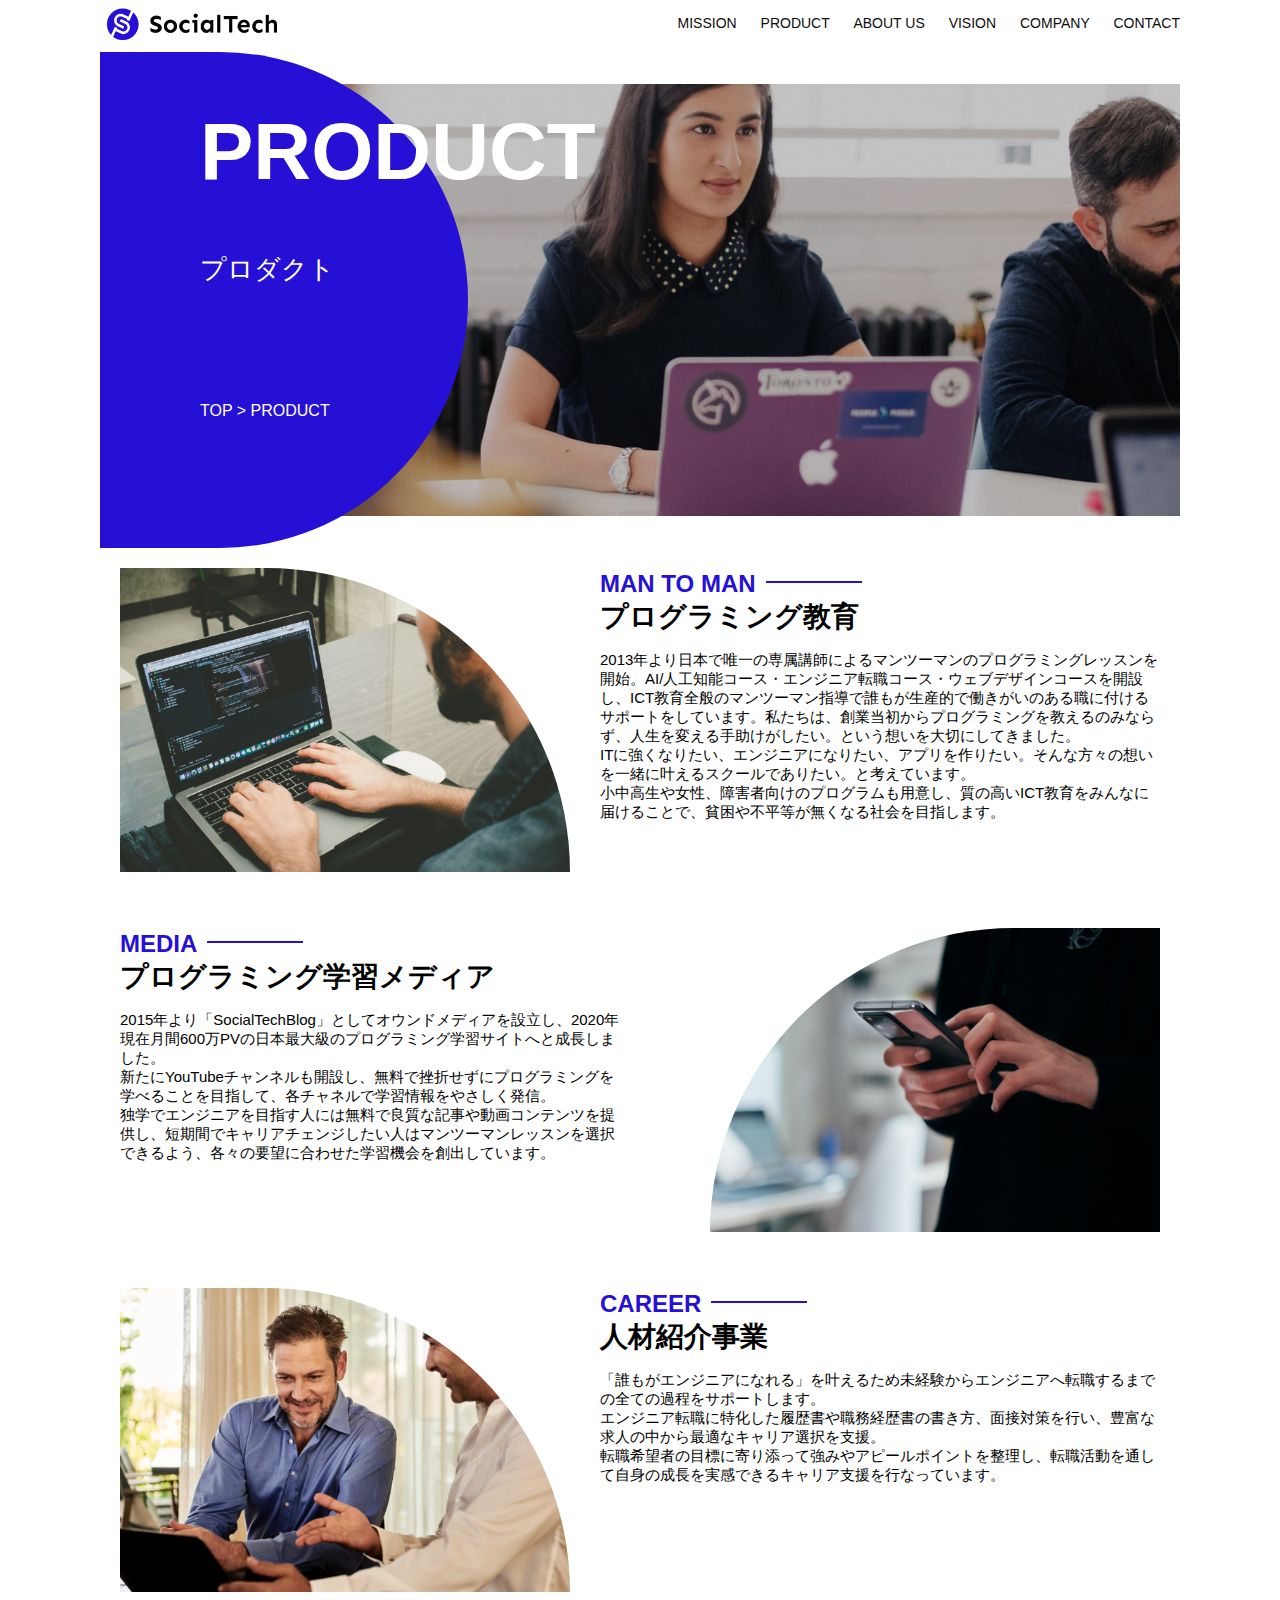
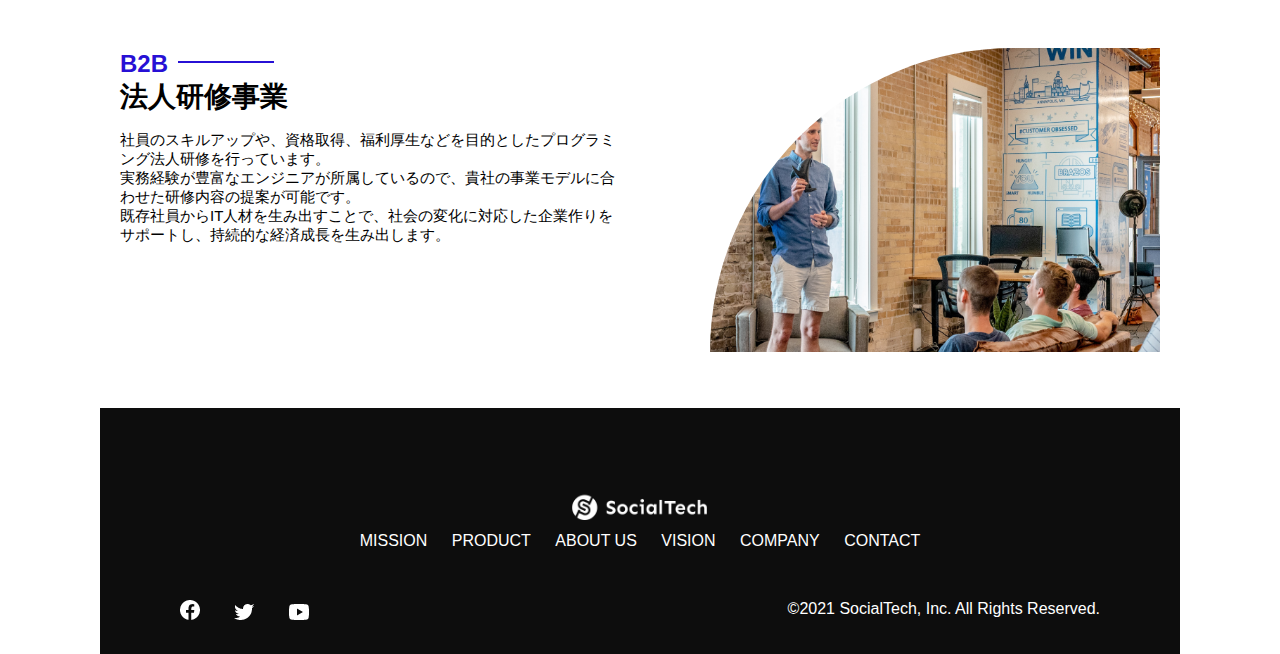
<file: kadai_tutorial_output/product.html>
<!DOCTYPE html>
<html>
  <head>
    <title>SocialTech -PRODUCT プロダクト-</title>
    <meta name="description" content="SocialTechの4つのプロダクトを紹介します">
    <meta charset="utf-8">
    <meta name="viewport" content="width=device-width, initial-scale=1.0">
    <link rel="stylesheet" href="style.css">
  </head>
  <body>
    <!-- ヘッダー -->
    <header>
      <!-- ロゴ -->
      <a href="index.html" id="logo"><img src="images/logo.png" alt="トップページに戻る"></a>

        <!-- PC用ナビゲーション -->
        <nav id="nav-pc">
          <a href="mission.html">MISSION</a>
          <a href="product.html">PRODUCT</a>
          <a href="index.html#aboutus">ABOUT US</a>
          <a href="index.html#vision">VISION</a>
          <a href="index.html#company">COMPANY</a>
          <a href="index.html#contact">CONTACT</a>
        </nav>
          <!-- スマホ用メニューボタン -->
          <img id="menu-sp" src="images/button-menu.png" alt="ナビゲーションを開く" onclick="document.getElementById('nav-sp').style.display = 'block'">
          <!-- スマホ用ナビゲーション -->
          <nav id="nav-sp">
            <img id="close" src="images/button-close.png" alt="ナビゲーションを閉じる" onclick="document.getElementById('nav-sp').style.display = 'none'">
            <a id="logo-sp" href="index.html" onclick="document.getElementById('nav-sp').style.display = 'none'"><img src="images/logo-sp.png" alt="トップページに戻る"></a>
            <a class="menu" href="mission.html" onclick="document.getElementById('nav-sp').style.display = 'none'">MISSION</a>
            <a class="menu" href="product.html" onclick="document.getElementById('nav-sp').style.display = 'none'">PRODUCT</a>
            <a class="menu" href="index.html#aboutus" onclick="document.getElementById('nav-sp').style.display = 'none'">ABOUT US</a>
            <a class="menu" href="index.html#vision" onclick="document.getElementById('nav-sp').style.display = 'none'">VISION</a>
            <a class="menu" href="index.html#company" onclick="document.getElementById('nav-sp').style.display = 'none'">COMPANY</a>
            <a class="menu" href="index.html#contact" onclick="document.getElementById('nav-sp').style.display = 'none'">CONTACT</a>
            <div id="sns">
              <a href="https://www.facebook.com/sejuku2013"><img src="images/button-facebook.png" alt="Facebookのリンク"></a>
              <a href="https://twitter.com/samuraijuku"><img src="images/button-twitter.png" alt="Twitterのリンク"></a>
              <a href="https://www.youtube.com/channel/UCCFOQO5aDK0xXam4cUQXT8g"><img src="images/button-youtube.png" alt="YouTubeのリンク"></a>
            </div>
          </nav>
        </header>
        <main>
          <article>
            <!-- メインビジュアル -->
            <section id="product-main">
              <div id="product-title">
                <h1>PRODUCT</h1>
                <span>プロダクト</span>
                <div>TOP > PRODUCT</div>   <!-- パンくずリスト -->
              </div>
            </section>
            <section class="product-section1">
              <img src="images/product/product-mantoman.png" alt="PCでコードを書く男性">
              <div>
                <h2 class="product-h2">MAN TO MAN</h2>
                <h3 class="product-h3">プログラミング教育</h3>
                <p>
                  2013年より日本で唯一の専属講師によるマンツーマンのプログラミングレッスンを開始。AI/人工知能コース・エンジニア転職コース・ウェブデザインコースを開設し、ICT教育全般のマンツーマン指導で誰もが生産的で働きがいのある職に付けるサポートをしています。私たちは、創業当初からプログラミングを教えるのみならず、人生を変える手助けがしたい。という想いを大切にしてきました。
                    <br>ITに強くなりたい、エンジニアになりたい、アプリを作りたい。そんな方々の想いを一緒に叶えるスクールでありたい。と考えています。
                    <br>小中高生や女性、障害者向けのプログラムも用意し、質の高いICT教育をみんなに届けることで、貧困や不平等が無くなる社会を目指します。
                </p>
              </div>
            </section>
            <section class="product-section2">
              <div>
                <h2 class="product-h2"> MEDIA</h2>
                <h3 class="product-h3">プログラミング学習メディア</h3>
                <p>
                  2015年より「SocialTechBlog」としてオウンドメディアを設立し、2020年現在月間600万PVの日本最大級のプログラミング学習サイトへと成長しました。
                    <br>新たにYouTubeチャンネルも開設し、無料で挫折せずにプログラミングを学べることを目指して、各チャネルで学習情報をやさしく発信。
                    <br>独学でエンジニアを目指す人には無料で良質な記事や動画コンテンツを提供し、短期間でキャリアチェンジしたい人はマンツーマンレッスンを選択できるよう、各々の要望に合わせた学習機会を創出しています。
                </p>
              </div>
              <img src="images/product/product-media.png" alt="スマートフォンを操作する人">
            </section>
            <section class="product-section1">
              <img src="images/product/product-career.png" alt="笑顔で話し合う2人の男性">
              <div>
                <h2 class="product-h2">CAREER</h2>
                <h3 class="product-h3">人材紹介事業</h3>
                <p>
                  「誰もがエンジニアになれる」を叶えるため未経験からエンジニアへ転職するまでの全ての過程をサポートします。<br>エンジニア転職に特化した履歴書や職務経歴書の書き方、面接対策を行い、豊富な求人の中から最適なキャリア選択を支援。<br>転職希望者の目標に寄り添って強みやアピールポイントを整理し、転職活動を通して自身の成長を実感できるキャリア支援を行なっています。<br>
                </p>
              </div>
            </section>
            <section class="product-section2">
              <div>
                <h2 class="product-h2">B2B</h2>
                <h3 class="product-h3">法人研修事業</h3>
                <p>
                  社員のスキルアップや、資格取得、福利厚生などを目的としたプログラミング法人研修を行っています。
                    <br>実務経験が豊富なエンジニアが所属しているので、貴社の事業モデルに合わせた研修内容の提案が可能です。
                    <br>既存社員からIT人材を生み出すことで、社会の変化に対応した企業作りをサポートし、持続的な経済成長を生み出します。
                </p>
              </div>
              <img src="images/product/product-b2b.png" alt="講演中の男性とそれを聴く人々">
            </section>
          </article>
        <footer>
          <div id="footer-logo">
            <img src="images/logo-sp.png" alt="SocialTech">
          </div>
            <div id="footer-link">
              <a href="mission.html">MISSION</a>
              <a href="product.html">PRODUCT</a>
              <a href="index.html#aboutus">ABOUT US</a>
              <a href="index.html#vision">VISION</a>
              <a href="index.html#company">COMPANY</a>
              <a href="index.html#contact">CONTACT</a>
            </div>
              <div id="sns-footer">
                <a href="https://www.facebook.com/sejuku2013"><img src="images/button-facebook.png" alt="Facebookのリンク"></a>
                <a href="https://twitter.com/samuraijuku"><img src="images/button-twitter.png" alt="Twitterのリンク"></a>
                <a href="https://www.youtube.com/channel/UCCFOQO5aDK0xXam4cUQXT8g"><img src="images/button-youtube.png" alt="YouTubeのリンク"></a>
                  <span id="copyright">&copy;2021 SocialTech, Inc. All Rights Reserved.</span>
              </div>
        </footer>
    </main>
</body>
</html>
</file>
<file: kadai_012/style.css>
/* PC、スマホ共通スタイル */
body {
  font-family: "Source Sans Pro", "Hiragino Kaku Gothic ProN", Meiryo, Arial,
    sans-serif;
}

p {
  font-size: 15px;
}

/*================
PC用のスタイル 
=================*/
/* 横幅設定 */
body {
  max-width: 1080px;
  min-width: 960px;
  margin: 0 auto 0 auto;
}

/* ヘッダー */
header {
  display: flex;
  justify-content: space-between;
}

/* ナビゲーションのレイアウト */
#nav-pc {
  text-align: right;
  font-size: 14px;
  padding-top: 15px;
}

/* ナビゲーションのリンクの装飾設定 */
#nav-pc>a {
  text-decoration: none;
  margin-left: 20px;
}

#nav-pc>a:link {
  color: #0d0d0d;
}

#nav-pc>a:visited {
  color: #0d0d0d;
}

#nav-pc>a:hover {
  color: #0d0d0d;
  text-decoration: underline;
}

#nav-pc>a:active {
  color: #0d0d0d;
}

/* メインビジュアル*/
#main-visual {
  position: relative;
  height: 400px;
}

#main-message {
  position: absolute;
  top: 0;
  left: 0;
  background-color: #2710d5;
  color: #ffffff;
  border-radius: 0 0 476px 0;
  max-width: 620px;
  height: 100%;
  width: 100%;
  z-index: 11;
}

#main-message>h1 {
  font-size: 60px;
  font-weight: bold;
  margin: 100px 0 0 50px;
}

#main-message>p {
  font-size: 28px;
  margin: 0 0 0 50px;
}

#main-visual>img {
  max-width: 620px;
  border-radius: 476px 0 0 0;
  position: absolute;
  top: 0;
  right: 0;
  z-index: 10;
}

/* 見出し */
h2 {
  margin: 40px 0 0 0;
}

h2::after {
  content: url("images/line.png");
  margin-left: 10px;
}

h3 {
  font-size: 27px;
}

/* ミッション */
#mission {
  margin: 80px auto 80px auto;
  width: 100%;
}

#mission-flex {
  width: 100%;
  display: flex;
}

#mission-flex>div {
  width: 50%;
  margin: 20px;
}

#mission-photo {
  width: 100%;
}

#s2dgs {
  margin-top: 50px;
}

/* プロダクト */
#product {
  background-color: #fafafa;
  width: 100%;
  margin: 80px 0 80px 0;
  padding: 10px 40px 0px 40px;
}

/* 外枠 */
#product>div {
  margin-top: 40px;
  display: flex;
}

/* 左のカラム */
#product-left {
  width: 50%;
  margin-right: 20px;
}

/* 右のカラム */
#product-right {
  width: 50%;
  margin-left: 20px;
  margin-top: 80px;
}

/* 画像＋説明の枠 */
#product-left>div {
  position: relative;
  height: 480px;
  margin-right: 20px;
}

#product-right>div {
  position: relative;
  height: 480px;
  margin-left: 20px;
}

/* 画像 */
.product-photo {
  width: 100%;
}

/* 説明文の枠 */
.product-explain {
  background-color: #ffffff;
  position: absolute;
  left: 0;
  top: 280px;
  margin: 0 40px 0 40px;
  padding: 20px;
  box-shadow: 5px 5px 10px rgba(0, 0, 0, 0.05);
}

/* 説明文の英語 */
.product-explain>span {
  color: #2710d5;
  font-weight: bold;
  font-size: 16px;
  margin: 0;
}

/* 説明文の見出し */
.product-explain>h3 {
  margin: 5px 0 5px 0;
}

/* 説明文 */
.product-explain>p {
  margin: 0;
}

/* 「もっとみる」ボタン */
#product-more {
  margin: 0 auto -42px auto;
}

/* ABOUT US */
#aboutus {
  margin: 80px auto 80px auto;
}

/* 3つの組織文化と画像を入れる枠 */
#aboutus>div {
  display: flex;
}

/* 画像 */
.culture-img {
  width: 100%;
  align-self: flex-start;
}

.culture-img2 {
  margin-top: 50px;
  width: 100%;
}

/* 3つの組織文化の表 */
.culture-table {
  max-width: 500px;
  margin-right: 50px;
}

/* 番号 */
.culture-num {
  font-size: 80px;
  color: #2710d5;
  margin: 0 20px 0 0;
}

/* 組織文化英語 */
.culture-en {
  color: #2710d5;
  font-weight: bold;
  font-size: 24px;
  display: block;
}

/* 組織文化日本語 */
.culture-jp {
  font-size: 28px;
  font-weight: bold;
}

/* 説明文 */
.culture-description {
  margin: 0;
}

/* ビジョン */
#vision {
  margin: 80px auto 80px auto;
}

/* セクション内の外枠 */
#vision>div {
  width: 100%;
  display: flex;
  justify-content: space-between;
  flex-wrap: wrap;
}

/* 7つの行動指針の枠 */
.vision-box {
  width: 300px;
  height: 300px;
  margin-bottom: 30px;
  position: relative;
}

.vision-box>img {
  width: 100%;
  height: auto;
  position: absolute;
  top: 0;
  left: 0;
  z-index: 30;
}

.vision-box>span {
  position: absolute;
  top: 0;
  left: 0;
  z-index: 31;
  margin-right: 20px;
}

.vision-box>span>h4 {
  color: #2710d5;
  font-size: 19px;
  margin: 80px 0 0 0;
}

.vision-box>span>h4::first-letter {
  font-size: 40px;
}

.vision-box>span>h5 {
  font-size: 20px;
  margin: 0 0 0 0;
}

.vision-box>span>p {
  margin: 10px 0 0 0;
}

/* 会社概要 */
#company {
  margin: 80px auto 80px auto;
}

#company-table {
  width: 100%;
}

.tableheader {
  text-align: left;
  padding: 20px;
  border-bottom-color: #2710d5;
  border-bottom-width: 1px;
  border-bottom-style: solid;
  width: 100px;
}

.tableheader-first {
  text-align: left;
  padding: 20px;
  border-bottom-color: #2710d5;
  border-bottom-width: 1px;
  border-bottom-style: solid;
  border-top-color: #2710d5;
  border-top-width: 1px;
  border-top-style: solid;
  width: 100px;
}

.cell {
  padding: 30px;
  border-bottom-color: #ececec;
  border-bottom-width: 1px;
  border-bottom-style: solid;
}

.cell-first {
  padding: 30px;
  border-bottom-color: #ececec;
  border-bottom-width: 1px;
  border-bottom-style: solid;
  border-top-color: #ececec;
  border-top-width: 1px;
  border-top-style: solid;
}

#company>iframe {
  width: 100%;
  height: 368px;
  margin-top: 40px;
}

/* お問い合わせ */
#contact {
  margin: 80px auto 80px auto;
}

/* 外枠 */
#contact>form>div {
  display: flex;
  flex-direction: row;
  flex-wrap: wrap;
  padding-bottom: 30px;
}

/* 左列の見出し */
.contact-heading {
  width: 240px;
  align-self: center;
}

/* 見出しのラベル */
.contact-label {
  font-weight: bold;
}

/* 必須 */
.contact-span {
  color: #ce2222;
  margin: 0 0 0 20px;
  font-weight: bold;
}

/* テキストボックス */
.contact-textbox {
  border-top: 0;
  border-left: 0;
  border-right: 0;
  border-bottom-width: 1px;
  border-bottom-color: #707070;
  border-bottom-style: solid;
  background-color: #fafafa;
  width: 400px;
  height: 56px;
}

/* お問い合わせ内容のテキストエリア */
.contact-textarea {
  border-top: 0;
  border-left: 0;
  border-right: 0;
  border-bottom-width: 1px;
  border-bottom-color: #707070;
  border-bottom-style: solid;
  background-color: #fafafa;
  width: 400px;
  height: 200px;
}

/* 個人情報の取り扱い */
details {
  width: 700px;
}

details>div {
  background-color: #fafafa;
  padding: 20px;
}

details>div>span {
  font-weight: bold;
}

/* フッター */
footer {
  background-color: #0d0d0d;
  text-align: center;
  padding: 80px 80px 30px 80px;
}

#footer-logo {
  margin-bottom: 30px;
}

#footer-link {
  margin-bottom: 50px;
}
#footer-link > a {
  text-decoration: none;
  margin: 10px;
}
#footer-link > a:link {
  color: #ffffff;
}
#footer-link > a:visited {
  color: #ffffff;
}
#footer-link > a:hover {
  color: #ffffff;
  text-decoration: underline;
}
#footer-link > a:active {
  color: #ffffff;
}

#sns-footer {
  text-align: left;
  width: 100%;
}

#sns-footer > a {
  margin-right: 30px;
}

#copyright {
  color: #ffffff;
  float: right;
}

/* cases-導入企業 */
#cases {
  margin: 40px 0 40px 0;
  width: 100%;
}
ul {
  display: flex;
  list-style: none;  
}
li {
  width: 33%;
  margin: 20px;
}
.case-card {
  background-color: #ffffff;
  min-height: 400px;
  box-shadow: 5px 5px 15px rgba(0, 0, 0, 0.2);
}
.case-img {
  width: 100%;
}
.case-info {
  padding: 10px 20px 10px 20px;
}
.case-name {
  color: #2710d5;
  font-size: 19px;
}
.case-content {
  font-size: 14px;
}
</file>
<file: kadai_013/style.css>
/* PC、スマホ共通スタイル */
body {
  font-family: "Source Sans Pro", "Hiragino Kaku Gothic ProN", Meiryo, Arial,
    sans-serif;
}

p {
  font-size: 15px;
}

#main-visual>img {
  width: 100%;
}

/*================
PC用のスタイル 
=================*/
@media screen and (min-width: 768px) {
  /* 横幅設定 */
  body {
    max-width: 1080px;
    min-width: 960px;
    margin: 0 auto 0 auto;
  }

  /* ヘッダー */
  header {
    display: flex;
    justify-content: space-between;
  }

  /* ナビゲーションのレイアウト */
  #nav-pc {
    text-align: right;
    font-size: 14px;
    padding-top: 15px;
  }

  /* ナビゲーションのリンクの装飾設定 */
  #nav-pc>a {
    text-decoration: none;
    margin-left: 20px;
  }

  #nav-pc>a:link {
    color: #0d0d0d;
  }

  #nav-pc>a:visited {
    color: #0d0d0d;
  }

  #nav-pc>a:hover {
    color: #0d0d0d;
    text-decoration: underline;
  }

  #nav-pc>a:active {
    color: #0d0d0d;
  }
  /* 課題で追加 */
  #menu-sp {
    display: none;
  }
  #nav-sp {
    display: none;
  }
}
/* スマホ用レイアウト */
@media screen and (max-width: 767px) {
  /* スマホ用のスタイルを指定する */
  body {
    min-width: 375px;
    margin: 0;
  }
  /* PCナビを非表示 */
  #nav-pc {
    display: none;
  }
  /* ハンバーガーメニュー */
  #menu-sp {
    float: right;
    padding: 0;
  }
  /* スマホ用ナビ */
  #nav-sp {
    background-color: #ce933e;
    position: absolute;
    left: 0;
    top: 0;
    height: 100%;
    width: 100%;
    display: none;
    z-index: 100;
  }
  /* xボタン */
  #close {
    position: absolute;
    top: 20px;
    right: 20px;
  }
  /* ナビメニュー用ロゴ */
  #logo-sp {
    margin: 80px 0 30px 20px;
  }
  #nav-sp > a {
    display: block;
  }
  #nav-sp > a:link {
    color: #ffffff;
  }
  #nav-sp > a:visited {
    color: #ffffff;
  }
  #nav-sp > a:hover {
    color: #ffffff;
  }
  #nav-sp > a:hover {
    text-decoration: underline;
  }
  #nav-sp > a:active {
    color: #ffffff;
  }
  #nav-sp > .menu {
    text-decoration: none;
    display: block;
    margin: 0 20px 0 20px;
    height: 44px;
    font-size: 16px;
    background-image: url(images/arrow.png);
    background-repeat: no-repeat;
    background-position: right top;
  }
}
</file>
<file: kadai_tutorial_output/style.css>
/* pc、スマホ共用スタイル */
body {
  font-family: "Source Sans Pro", "Hiragino Kaku Gothic ProN", Meiryo, Arial, sans-serif;
}
p {
  font-size: 15px;
}

/* PCのスタイル */
/* 画面幅が768px以上の時 */
@media screen and (min-width: 768px) {
/* 横幅設定 */
body {
  max-width: 1080px;
  min-width: 900px;
  margin: 0 auto 0 auto;
}

/* ヘッダー */
header {
  display: flex;
  justify-content: space-between;
}

/* ナビゲーションのレイアウト */
#nav-pc {
  font-size: 14px;
  padding-top: 15px;
}

/* ナビゲーションリンクの装飾設定 */
#nav-pc > a {
  text-decoration: none;
  margin-left: 20px;
}
#nav-pc > a:link {
  color: #0d0d0d;
}
#nav-pc > a:visited {
  color: #0d0d0d;
}
#nav-pc > a:hover {
  color: #0d0d0d;
  text-decoration: underline;
}
#nav-pc > a:active {
  color: #0d0d0d;
}
/* スマホ用ナビを非表示 */
#nav-sp, #menu-sp {
  display: none;
}
/* メインビジュアル装飾設定 */
#main-visual {
 position: relative;
 height: 400px;
}
#main-message {
  position: absolute;
  top: 0;
  left: 0;
  background-color: #2710d5;
  color: #ffffff;
  border-radius: 0 0 476px 0;
  width: 100%;
  height: 100%;
  max-width: 620px;
  z-index: 11;
}
#main-message > h1 {
 font-size: 60px;
 font-weight: bold;
 margin: 100px 0 0 50px;
}
#main-message > p {
  font-size: 28px;
  margin: 0 0 0 50px;
}
#main-visual > img {
  max-width: 620px;
  border-radius: 476px 0 0 0;
  position: absolute;
  top: 0;
  right: 0;
  z-index: 10;
}
/* 見出し */
h2 {
margin: 40px 0 0 0;
}
h2::after {
  content: url("images/line.png");
  margin-left: 10px;
}
h3 {
  font-size: 27px;
}
/* ミッション */
#mission {
  margin: 80px auto 80px auto;
  width: 100%;
}
#mission-flex {
  width: 100%;
  display: flex;
}
#mission-flex > div {
  width: 50%;
  margin: 20px;
}
#mission-photo {
  width: 100%;
}
#s2dgs {
  margin-top: 50px;
  width: 100%;
}
/* プロダクト */
#product {
  background-color: #fafafa;
  margin: 80px 0 80px 0;
  padding: 10px 40px 0 40px;
}
/* 外枠 */
#product > div {
  margin-top: 40px;
  display: flex;
}
/* 左のカラム */
#product-left {
  width: 50%;
  margin-right: 20px;
}
/* 右のカラム */
#product-right {
  width: 50%;
  margin-left: 20px;
  margin-top: 80px;
}

/* 画像＋説明の枠 */
#product-left > div {
  position: relative;
  height: 480px;
  margin-right: 20px;
}
#product-right > div {
  position: relative;
  height: 480px;
  margin-left: 20px;
}
/* 画像 */
.product-photo {
  width: 100%;
}
/* 説明文の枠 */
.product-explain {
  background-color: #ffffff;
  position: absolute;
  left: 0;
  top: 280px;
  margin: 0 40px 0 40px;
  padding: 20px;
  box-shadow: 5px 5px 10px rgba(0, 0, 0, 0.05);
}
/* 説明文の英語 */
.product-explain > span {
  color: #2710d5;
  font-weight: bold;
  font-size: 16px;
  margin: 0;
}
/* 見出し */
.product-explain > h3 {
  font-size: 20px;
  margin: 5px 0 5px 0;
}
/* 説明文 */
.product-explain > p {
  font-size: 14px;
  margin: 0;
}
#product-more {
  margin: 0 auto -42px auto;
}
/* ABOUT US */
#aboutus {
  margin: 80px auto 80px auto;
}
 /* 3つの組織文化と画像を入れる枠 */
#aboutus > div {
  display: flex;
}
/* 画像*/
.culture-img {
  width: 100%;
  align-self: flex-start;
}
.culture-img2 {
  margin-top: 50px;
  width: 100%;
}
 /* 3つの組織文化の表 */
.culture-table {
  margin-right: 50px;
}
/* 番号 */
.culture-num{
  font-size: 80px;
  color: #2710d5;
  margin-right: 20px;
}
/* 組織文化英語 */
.culture-en {
  color: #2710d5;
  font-weight: bold;
  font-size: 24px;
  display: block;
}
/* 組織文化日本語 */
.culture-jp {
  font-size: 28px;
  font-weight: bold;
}
/* 説明文 */
.culture-description {
  margin: 0;
}
/* VISION */
#vision {
  margin: 80px auto 80px auto;
}
/* セクション内の外枠 */
#vision > div {
  width: 100%;
  display: flex;
  justify-content: space-between;
  flex-wrap: wrap;
}
/* ７つの行動指針の枠 */
.vision-box {
  width: 300px;
  height: 300px;
  margin-bottom: 30px;
  position: relative;
}
/* 画像 */
.vision-box > img {
  width: 100%;
  height: auto;
  position: absolute;
  top: 0;
  left: 0;
  z-index: 30;
}
/* 見出しと説明文のグループ化 */
.vision-box > span {
  position: absolute;
  top: 0;
  left: 0;
  z-index: 31;
  margin-right: 20px;
}
/* 英語の見出し */
.vision-box > span > h4 {
  color: #2710d5;
  font-size: 19px;
  margin-top: 80px;
}
.vision-box > span > h4::first-letter {
  font-size: 40px;
}
/* 日本語の見出し */
.vision-box >span> h5 {
  font-size: 20px;
  margin: 0;
}
/* 説明文 */
.vision-box > span >p {
  margin-top: 10px;
}
/* COMPANY */
#company {
  margin: 80px auto 80px auto;
}
/* 表全体 */
#company-table {
  width: 100%;
}
/* 2行目以降の見出し */
.tableheader {
  text-align: left;
  padding: 20px;
  border-bottom-color: #2710d5;
  border-bottom-width: 1px;
  border-bottom-style: solid;
  width: 100px;
}
/* 1行目の見出し */
.tableheader-first{
  text-align: left;
  padding: 20px;
  border-bottom-color: #2710d5;
  border-bottom-width: 1px;
  border-bottom-style: solid;
  width: 100px; 
  border-top-color: #2710d5;
  border-top-width: 1px;
  border-top-style: solid;
}
/* セル */
.cell {
  padding: 30px;
  border-bottom-color: #ececec;
  border-bottom-width: 1px;
  border-bottom-style: solid;
}
/* 1行目のセル */
.cell-first {
  padding: 30px;
  border-bottom-color: #ececec;
  border-bottom-width: 1px;
  border-bottom-style: solid;
  border-top-color: #ececec;
  border-top-width: 1px;
  border-top-style: solid;
}
/* 地図サイズ調整 */
#company > iframe {
  width: 100%;
  height: 368px;
  margin-top: 40px;
}
/* CONTACT */
#contact {
  margin: 80px auto 80px auto;
}
/* 外枠 */
#contact > form > div {
  display: flex;
  flex-direction: row;
  flex-wrap: wrap;
  padding-bottom: 30px;
}
/* 左列の見出し*/
.contact-heading {
  width: 240px;
  align-self: center;
}
/* 見出しのラベル */
.contact-label {
  font-weight: bold;
}
/* 必須の文字 */
.contact-span {
  color: #ce2222;
  margin-left: 20px;
  font-weight: bold;
}
/* テキストボックス */
.contact-textbox {
  border-top: 0;
  border-left: 0;
  border-right: 0;
  border-bottom-width: 1px;
  border-bottom-color: #707070;
  border-bottom-style: solid;
  background-color: #fafafa;
  width: 400px;
  height: 56px;
}
/* テキストエリア */
.contact-textarea {
  border-top: 0;
  border-left: 0;
  border-right: 0;
  border-bottom-width: 1px;
  border-bottom-color: #707070;
  border-bottom-style: solid;
  background-color: #fafafa;
  width: 400px;
  height: 200px;
}
/* 個人情報の取り扱いにつて */
details {
  width: 700px;
}
/* グループ化 */
details > div {
  background-color: #fafafa;
  padding: 20px;
}
/* 個人情報～見出し */
details > div >span {
  font-weight: bold;
}
/* フッター */
footer {
  background-color: #0d0d0d;
  text-align: center;
  padding: 80px 80px 30px 80px;
}
#footer-logo > div {
  margin-bottom: 30px;
}
#footer-link {
  margin-bottom: 50px;
}
#footer-link > a {
  text-decoration: none;
  margin: 10px;
}
#footer-link > a:link {
  color: #ffffff;
}
#footer-link > a:visited {
  color: #ffffff;
}
#footer-link > a:hover {
  color: #ffffff;
  text-decoration: underline;
}
#footer-link > a:active {
  color: #ffffff;
}
#sns-footer {
  text-align: left;
  width: 100%;
}
#sns-footer > a {
  margin-right: 30px;
}
#copyright {
  color: #ffffff;
  float: right;
}
/* mission.html用スタイル */
/* ミッションメインビジュアル */
#mission-main {
  height: 496px;
  width: 100%;
  background-image: url("images/mission/mission-main.png");
  background-repeat: no-repeat;
  background-position-y: center;
}
#mission-title {
  background-color: #2710d5;
  width: 368px;
  color: #ffffff;
  height: 496px;
  border-radius: 0 248px 248px 0;
  position: relative;
}
/* 英語見出し */
#mission-title > h1 {
  position: absolute;
  top: 0;
  left: 100px;
  font-size: 80px;
}
/* 日本語見出し */
#mission-title > span {
  position: absolute;
  top: 200px;
  left: 100px;
  font-size: 26px;
}
/* パンくずリスト */
#mission-title > div {
  position: absolute;
  top: 350px;
  left: 100px;
  font-size: 16px;
}
/* S2DGs */
#mission-s2dgs {
  width: 100%;
  margin: 20px
}
.mission-h2 {
  color: #2710d5;
  font-size: 40px;
}
.mission-h2::after {
  content: none;
}
/* 5Goals */
#mission-5goals {
  margin: 20px;
  display: flex;
}
#mission-5goals > div {
  flex-grow: 1;
  padding: 20px;
}
#mission-5goals > div > div {
  margin-bottom: 40px;
}
.fivegoals-image-right {
  float: right;
  margin: 20px;
}
.fivegoals-image-left {
  float: left;
  margin: 20px;
}
.fivegoals-number {
  color: #2710d5;
  font-size: 48px;
  margin: 0;
  font-weight: bold;
}
.fivegoals-h3 {
  font-size: 28px;
  margin: 0;
}
.fivegoals-p {
  margin: 0;
}
/* product.html用スタイル */
/* プロダクトメインビジュアル */
#product-main {
  height: 496px;
  width: 100%;
  background-image: url("images/product/product-main.png");
  background-repeat: no-repeat;
  background-position-y: center;
}
#product-title {
  background-color: #2710d5;
  width: 368px;
  color: #ffffff;
  height: 496px;
  border-radius: 0 248px 248px 0;
  position: relative;
}
/* 英語見出し */
#product-title > h1 {
  position: absolute;
  top: 0;
  left: 100px;
  font-size: 80px;
}
/* カタカナ見出し */
#product-title > span {
  position: absolute;
  top: 200px;
  left: 100px;
  font-size: 26px;
}
/* パンくずリスト */
#product-title > div {
  position: absolute;
  top: 350px;
  left: 100px;
  font-size: 16px;
}
/* セクション */
.product-section1 {
  position: relative;
  margin: 20px;
  height: 340px;
}
.product-section1 > img {
  position: absolute;
  top: 0;
  left: 0;
  width: 450px;
  margin: 0 40px 30px 0;
  border-radius: 0 432px 0 0; 
}
.product-section1 > div {
  position: absolute;
  top: 0;
  left: 480px;
}
.product-section2 {
  position: relative;
  margin: 20px;
  height: 340px;
}
.product-section2 > img {
  position: absolute;
  top: 0;
  right: 0;
  width: 450px;
  margin: 0 0 30px 40px;
  border-radius: 432px 0 0 0;
}
.product-section2 > div {
  width: 500px;
  position: absolute;
  top: 0;
  left: 0;
}
/* 英語の見出し */
.product-h2 {
  color: #2710d5;
  font-size: 24px;
  margin: 0;
}
/* 日本語の見出し */
.product-h3 {
  font-size: 28px;
  margin: 0;
}
}

/* 画面幅が767px以下の時 */
@media screen and (max-width: 767px) {
/* スマホ用のスタイルを指定する */
body {
  min-width: 375px;
  margin: 0;
}
/* pC用ナビゲーション非表示 */
#nav-pc {
  display: none;
}
/* ハンバーガーメニュー */
#menu-sp {
  float: right;
  padding: 0;
}
/* スマホ用ナビゲーション */
#nav-sp {
  background-color: #2710d5;
  position: absolute;
  top: 0;
  left: 0;
  width: 100%;
  height: 100%;
  display: none;
  z-index: 100;
}
/* 閉じるボタン */
#close {
  position: absolute;
  top: 20px;
  right: 20px;
}
/* ロゴリンク */
#logo-sp {
  margin: 80px 0 30px 20px;
}
/* リンク */
#nav-sp > a {
  display: block;
}
/* リンクの疑似クラス */
#nav-sp > a:link {
  color: #ffffff;
}
#nav-sp > a:visited {
  color: #ffffff;
}
#nav-sp > a:hover {
  color: #ffffff;
  text-decoration: underline;
}
#nav-sp > a:active {
  color: #ffffff;
}
/* リンクの背景 */
#nav-sp > .menu {
  text-decoration: none;
  display: block;
  margin: 0 20px 0 20px;
  height: 44px;
  font-size: 16px;
  background-image: url("images/arrow.png");
  background-repeat: no-repeat;
  background-position: right top;
}
#sns {
  position: absolute;
  bottom: 20px;
  left: 20px;
}
#sns > a {
  margin-right: 30px;
}
/* メインビジュアル */
#main-visual {
  position: relative;
  height: 470px;
  width: 100%;
  overflow: hidden;
}
#main-visual > div {
  position: absolute;
  top: 0;
  left: 0;
  background-color: #2710d5;
  color: white;
  border-radius: 0 0 476px 0;
  text-align: center;
  height: 280px;
  width: 100%;
  z-index: 11;
}
#main-visual > div > h1 {
  font-size: 28px;
  margin: 90px 0 0 0;
}
#main-visual > div > p {
  margin: 0;
}
#main-visual > img {
  width: 100%;
  border-radius: 476px 0 0 0;
  z-index: 10;
  position: absolute;
  bottom: 0;
  right: 0;
}
/* 見出し */
h2::after {
  content: url("images/line.png");
  margin-left: 10px;
}
h3 {
  font-size: 24px;
  margin: 10px 0 0 0;
}
/* ミッション */
#mission {
  margin: 20px;
}
#mission-photo {
  width: 100%;
}
#s2dgs {
  width: 100%;
}
/* プロダクト */
#product {
  background-color: #fafafa;
  padding-top: 10px;
}
#product > h2 {
  margin-left: 20px;
}
#product-left, #product-right {
  margin-right: 20px;
  margin-left: 20px;
}
/* 画像＋説明の枠 */
#product-left > div , #product-right > div {
  position: relative;
  height: 540px;
}
/* 説明文の枠 */
.product-explain {
  background-color: #ffffff;
  position: absolute;
  left: 0;
  bottom: 50px;
  padding: 20px;
  box-shadow: 5px 5px 10px rgba(0, 0, 0, 0.05);
}
/* 英語の見出し */
.product-explain > span {
  color: #2710d5;
  font-weight: bold;
  font-size: 16px;
  margin: 0;
}
.product-explain > h3 {
  margin: 10px 0 10px 0;
}
/* 画像 */
.product-photo {
  width: 100%;
}
/* もっと見るボタン */
#product-more > img {
  margin: 0 0 -42px 20px;
}
/* アバウトアス */
#aboutus {
  margin: 80px 20px 80px 20px;
}
#aboutus > div {
  display: flex;
  flex-direction: column;
}
/* 表全体の設定 */
.culture-table {
  width: 100%;
  padding-right: 20px;
  order: 2;
}
/* 1枚目の画像 */
.culture-img {
  width: 100%;
  order: 1;
}
/* 2枚目の画像 */
.culture-img2 {
  width: 100%;
}
/* 番号の装飾 */
.culture-num {
  font-size: 80px;
  color: #2710d5;
}
/* 英語の見出し */
.culture-en {
  color: #2710d5;
  font-weight: bold;
  font-size: 24px;
  display: block;
}
/* 日本語の見出し */
.culture-jp {
  display: block;
}
.culture-description {
  margin: 0;
}
/* ビジョン */
#vision {
  margin: 80px 20px 80px 20px;
}
.vision-box {
  width: 300px;
  height: 300px;
  margin-bottom: 30px;
  position: relative;
}
/* 背景画像（番号） */
.vision-box > img {
  width: 100%;
  height: auto;
  position: absolute;
  top: 0;
  left: 0;
  z-index: 30;
}
.vision-box > span {
  position: absolute;
  top: 0;
  left: 0;
  z-index: 31;
  margin-right: 20px;
}
/* 英語の見出し */
.vision-box > span > h4 {
  color: #2710d5;
  font-size: 19px;
  margin: 60px 0 0 0;
}
/* 日本語の見出し */
.vision-box > span > h5 {
  font-size: 20px;
  margin: 0;
}
/* 説明文 */
.vision-box > span > p {
  margin: 10px 0 0 0;
}
/* カンパニー */
#company {
  margin: 0 20px 0 20px;
}
/* 見出し */
#company > h3 {
  margin-bottom: 20px;
}
/* 表全体 */
#company > table {
  width: 100%;
}
/* 票の見出し１行目 */
.tableheader-first {
  text-align: left;
  padding: 20px;
  border-bottom-color: #2710d5;
  border-bottom-width: 1px;
  border-bottom-style: solid;
  border-top-color: #2710d5;
  border-top-width: 1px;
  border-top-style: solid;
  width: 50px;
}
/* ２行目以降の見出し */
.tableheader {
  text-align: left;
  padding: 20px;
  border-bottom-color: #2710d5;
  border-bottom-width: 1px;
  border-bottom-style: solid;
}
/* ２行目以降のセル */
.cell {
  padding: 20px;
  border-bottom-color: #ececec;
  border-bottom-width: 1px;
  border-bottom-style: solid;
}
/* １行目のセル */
.cell-first {
  padding: 20px;
  border-bottom-color: #ececec;
  border-bottom-width: 1px;
  border-bottom-style: solid;
  border-top-color: #ececec;
  border-top-width: 1px;
  border-top-style: solid;
}
/* 地図 */
#company > iframe {
  width: 100%;
  height: 240px;
  margin: 40px 0 0 0;
}
/* コンタクト */
#contact {
  margin: 80px 20px 80px 20px;
}
/* 見出し */
#contact > h3 {
  margin-bottom: 20px;
}
#contact > form > div {
  margin-bottom: 20px;
}
.contact-heading {
  margin-bottom: 20px;
}
/* 項目名 */
.contact-label {
  font-weight: bold;
}
/* 必須 */
.contact-span {
  color: #ce2222;
  margin: 0 0 0 20px;
  font-weight: bold;
}
/* テキストボックス */
.contact-textbox {
  height: 56px;
  border-top: 0;
  border-left: 0;
  border-right: 0;
  background-color: #fafafa;
  border-bottom-color: #707070;
  border-bottom-width: 1px;
  border-style: solid;
  min-width: 300px;
  width: 100%;
}
/* テキストエリア */
.contact-textarea {
  height: 150px;
  border-top: 0;
  border-left: 0;
  border-right: 0;
  background-color: #fafafa;
  width: 100%;
}
/* ラジオボタン */
.radiobutton {
  margin-bottom: 20px;
}
/* ラジオボタンラベル */
.radiobutton + label::after {
  content: "\A";
  white-space: pre;
}
/* フッター */
footer {
  background-color: #0d0d0d;
  padding: 30px 20px 50px 20px;
}
#footer-logo {
  margin-bottom: 30px;
}
#footer-link {
  margin-bottom: 50px;
}
#footer-link > a {
  text-decoration: none;
  margin: 0 20px 30px 0;
  display: block;
  background-image: url("images/arrow.png");
  background-repeat: no-repeat;
  background-position: right top;
}
#footer-link > a:link {
  color: #ffffff;
}
#footer-link > a:visited {
  color: #ffffff;
}
#footer-link > a:hover {
  color: #ffffff;
  text-decoration: underline;
}
#footer-link > a:active {
  color: #ffffff;
}
#sns-footer > a {
  margin-right: 30px;
}
#copyright {
  font-size: 12px;
  display: block;
  margin-top: 30px;
  color: #ffffff;
}
/* mission.html用スタイル */
/* ミッション用メインビジュアル */
#mission-main {
  height: 256px;
  width: 100%;
  background-image: url("images/mission/mission-main.png");
  background-repeat: no-repeat;
  background-position-y: center;
  background-size: auto 208px;
}
#mission-title {
  background-color: #2710d5;
  width: 136px;
  color: #ffffff;
  height: 256px;
  border-radius: 0 248px 248px 0;
  position: relative;
}
/* 英語の見出し */
#mission-title > h1 {
  position: absolute;
  top: 0;
  left: 20px;
  font-size: 40px;
}
/*カタカナの見出し */
#mission-title > span {
  position: absolute;
  top: 110px;
  left: 20px;
  font-size: 18px;
}
/* パンくずリスト */
#mission-title > div {
  position: absolute;
  top: 180px;
  left: 20px;
  font-size: 13px;
}
/* S2DGs */
#mission-s2dgs {
  margin: 20px;
}
/* 見出し */
.mission-h2 {
  color: #2710d5;
  font-size: 38px;
  margin: 0;
}
.mission-h2::after {
  content: none;
}
/* 画像 */
#mission-s2dgs > img {
  width: 100%;
}
#section-s2dgs > img {
  width: 100%;
}
/* 5GOALs */
#mission-5goals {
  margin: 20px;
}
#mission-5goals > div > div {
  margin-bottom: 40px;
}
#s2dgs-image {
  width: 100%;
}
.fivegoals-image-right {
  margin: 20px auto 20px auto;
  display: block;
}
.fivegoals-image-left {
  margin: 20px auto 20px auto;
  display: block;
}
.fivegoals-number {
  color: #2710d5;
  font-size: 48px;
  margin: 0;
}
.fivegoals-h3 {
  font-size: 28px;
  margin: 0;
}
.fivegoals-p {
  margin: 0;
}
/* プロダクト */
#product-main {
  height: 256px;
  width: 100%;
  background-image: url("images/product/product-main.png");
  background-repeat: no-repeat;
  background-position-y: center;
  background-size: auto 208px;
}
#product-title {
  background-color: #2710d5;
  width: 136px;
  color: #ffffff;
  height: 256px;
  border-radius: 0 248px 248px 0;
  position: relative;
}
/* 英語の見出し */
#product-title > h1 {
  position: absolute;
  top: 0;
  left: 20px;
  font-size: 40px;
}
/* カタカナの見出し */
#product-title > span {
  position: absolute;
  top: 110px;
  left: 20px;
  font-size: 18px;
}
/* パンくずリスト */
#product-title > div {
  position: absolute;
  top: 180px;
  left: 20px;
  font-size: 13px;
}
.product-section1 {
  margin: 20px;
}
.product-section1 > img {
  width: 100%;
  border-radius: 0 300px 0 0;
}
.product-section2 {
  margin: 20px;
  display: flex;
  flex-direction: column;
}
.product-section2 > img {
  order: 1;
  width: 100%;
  border-radius: 300px 0 0 0;
}
.product-section2 > div {
  order: 2;
}
/* 英語の見出し */
.product-h2 {
  color: #2710d5;
  font-size: 24px;
  margin: 0;
}
/* 日本語の見出し */
.product-h3 {
  font-size: 28px;
  margin: 0;
}
}
</file>
